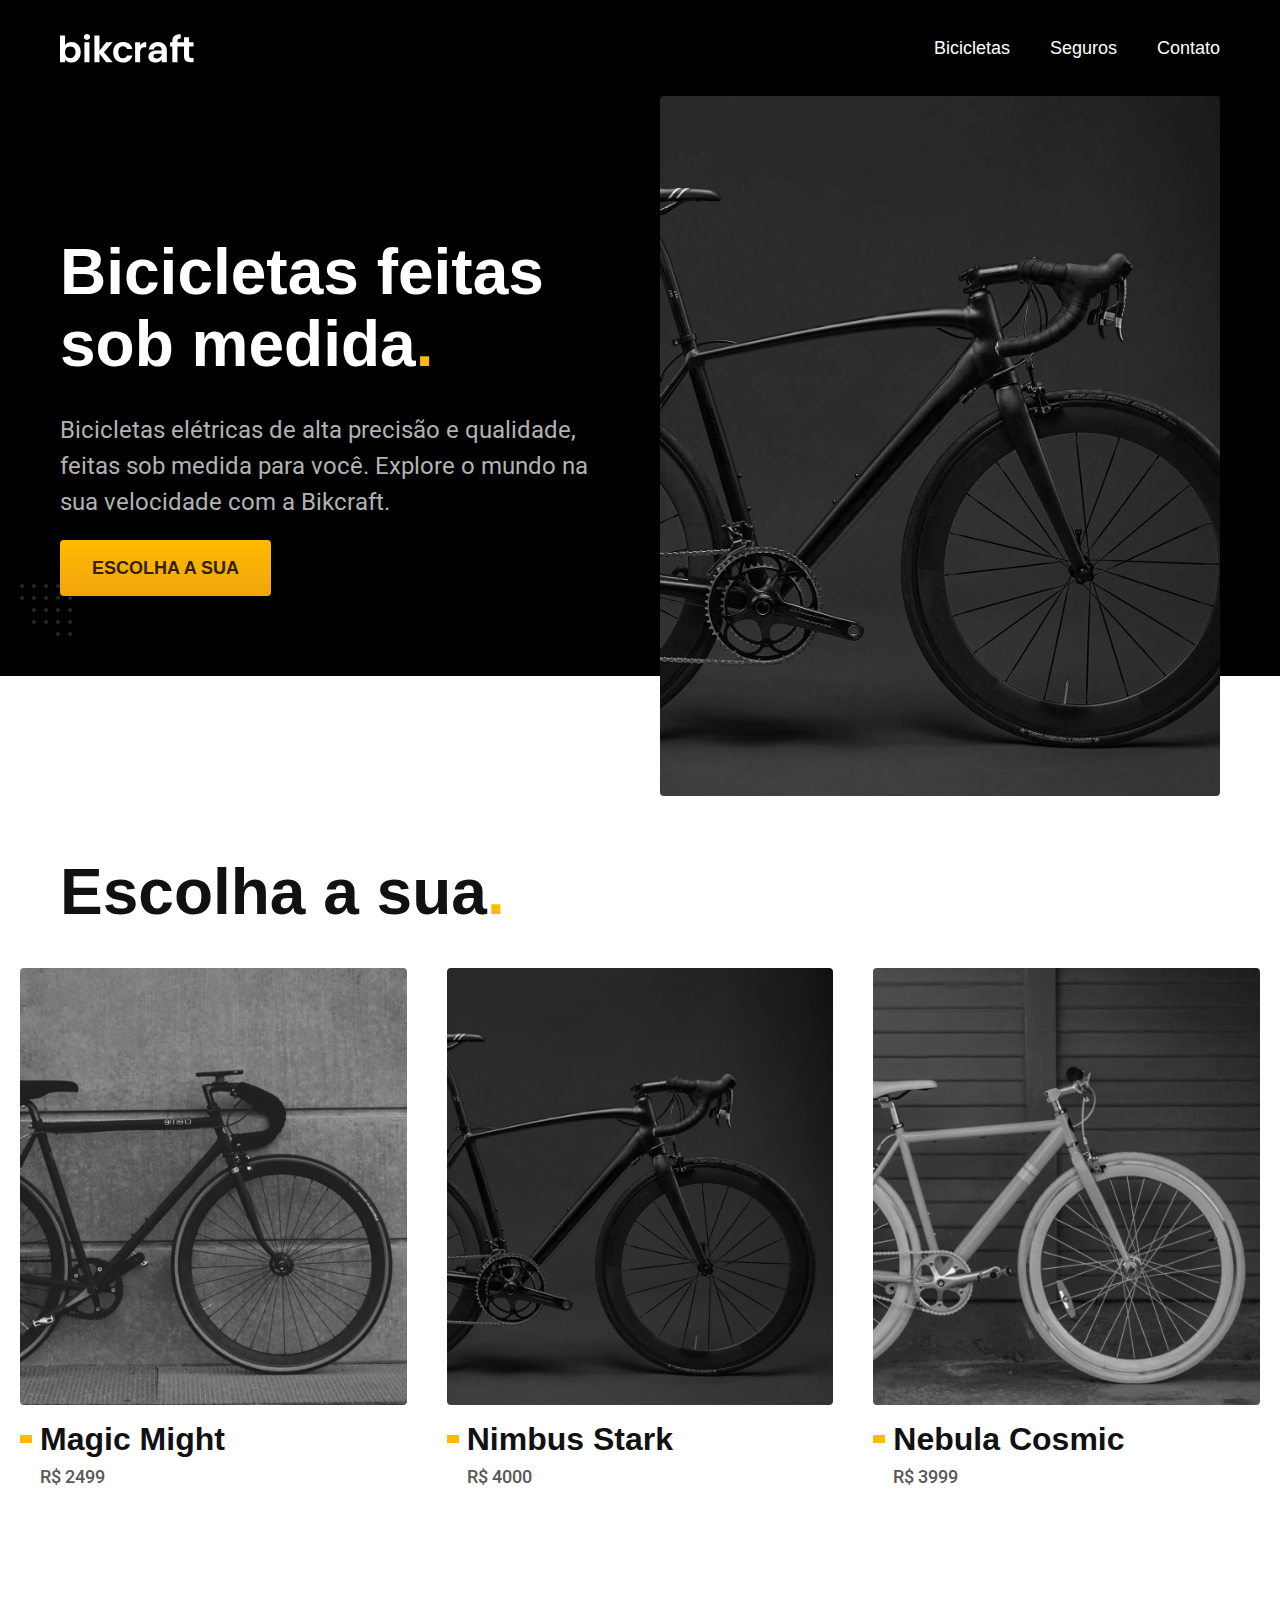
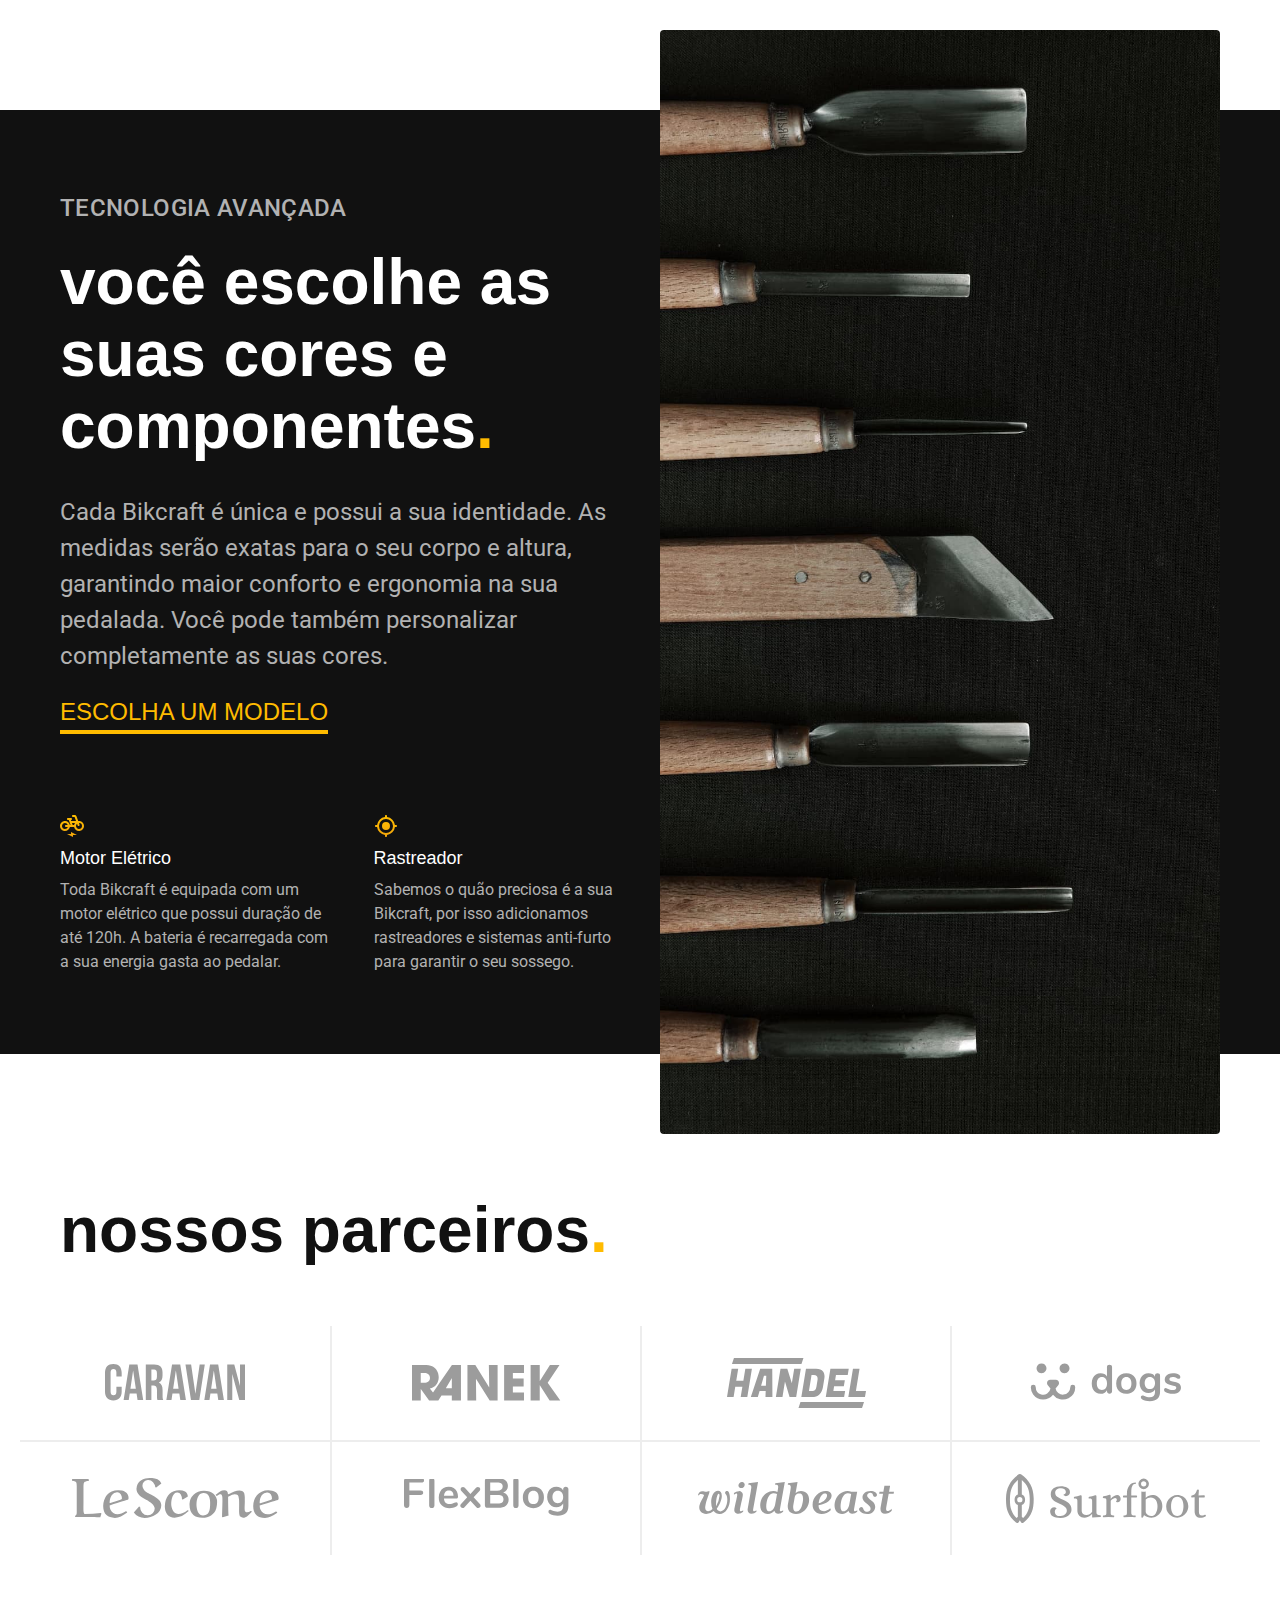
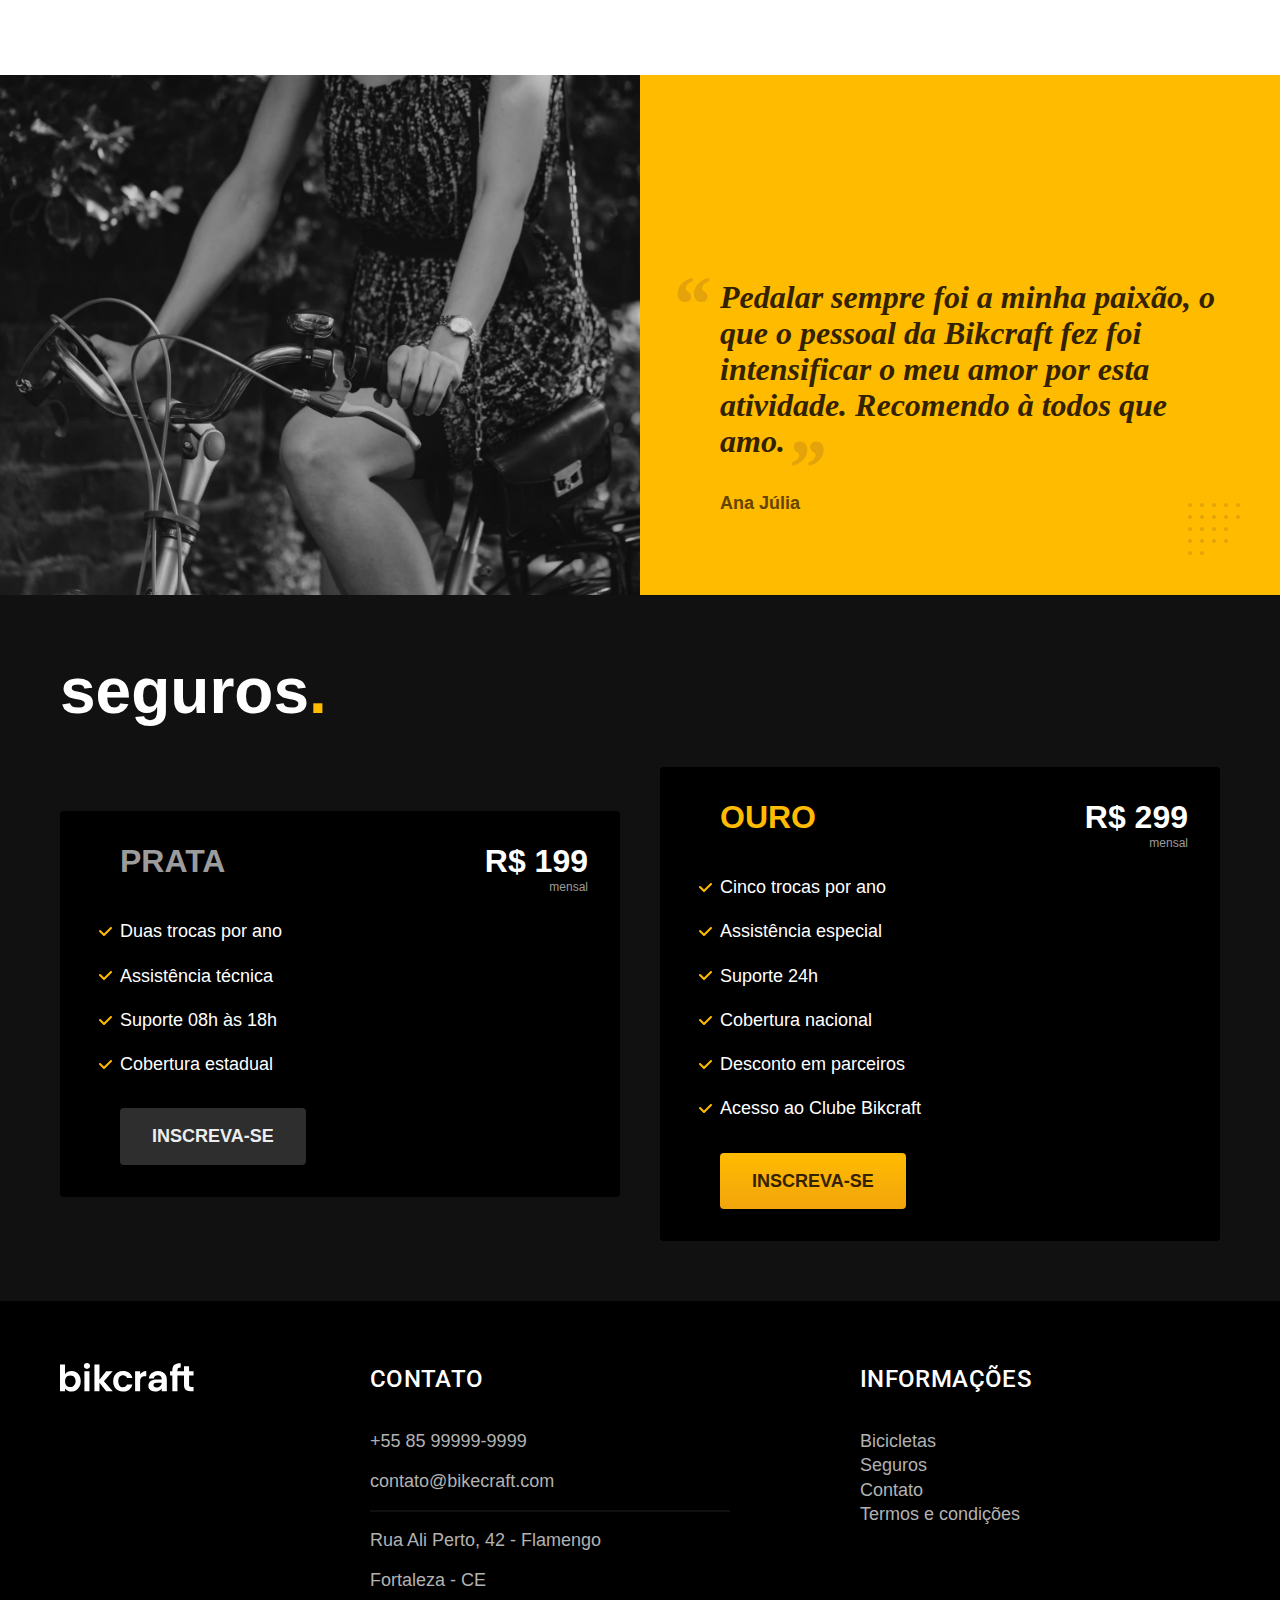
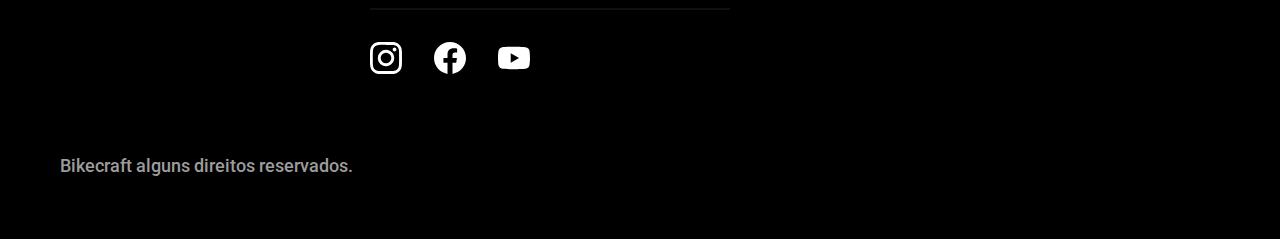
<file: index.html>
<!DOCTYPE html>
<html lang="pt-br">
<head>
    <meta charset="UTF-8">
    <meta http-equiv="X-UA-Compatible" content="IE=edge">
    <meta name="viewport" content="width=device-width, initial-scale=1.0">
    <title>Bikcraft - Bicicletas Elétricas</title>
    <meta name="description" content="Bicicletas elétricas de alta precisão e qualidade, feitas sob medida para você. Explore o mundo na sua velocidade com a Bikcraft.">
    
    <link rel="icon" href="./favicon.svg" type="image/svg+xml">
    <link rel="preload" href="./css/style.min.css" as="style">
    <link rel="stylesheet" href="./css/style.min.css">

    <link rel="preconnect" href="https://fonts.googleapis.com">
    <link rel="preconnect" href="https://fonts.gstatic.com" crossorigin>
    <link href="https://fonts.googleapis.com/css2? família=Poppins:wght@400;600&family=Roboto:wght@400;500&display=swap" rel="stylesheet">
    <link rel="preconnect" href="https://fonts.googleapis.com">
    <link rel="preconnect" href="https://fonts.gstatic.com" crossorigin>
    <link href="https://fonts.googleapis.com/css2? família=Poppins:wght@400;600&family=Roboto:wght@400;500&display=swap" rel="stylesheet">
</head>
<body>
    <header class="header-bg">
        <div class="container header">
            <a href="./index.html">
                <img src="./img/bikcraft.svg" width="136" height="32" alt="Logo Bikecraft">
            </a>
            <nav aria-label="primaria">
                <ul class="header-menu font-1-m cor-0">
                    <li><a href="./bicicletas.html">Bicicletas</a></li>
                    <li><a href="./seguros.html">Seguros</a></li>
                    <li><a href="./contato.html">Contato</a></li>
                </ul>
            </nav>
        </div>
    </header>

    <main class="introducao-bg">
        <div class="container introducao">
            <div class="introducao-conteudo">
                <h1 class="font-1-xxl cor-0">Bicicletas feitas sob medida<span class="cor-p1">.</span></h1>
                <p class="font-2-l cor-5">Bicicletas elétricas de alta precisão e qualidade, feitas sob medida para você. Explore o mundo na sua velocidade com a Bikcraft.</p>
                <a href="./bicicletas.html" class="btn">ESCOLHA A SUA</a>
            </div>
            <picture>
                <source media="(max-width: 800px)" srcset="./img/bicicletas/nimbus.jpg">
                <img src="./img/fotos/introducao.jpg" width="1280" height="1600" alt="Bicicleta elétrica preta">
            </picture>
        </div>
    </main>

    <article class="bicicletas-lista">
        <h2 class="container font-1-xxl">Escolha a sua<span class="cor-p1">.</span></h2>
        <ul>
            <li>
                <a href="./bicicletas/magic.html">
                    <img src="./img/bicicletas/magic-home.jpg" alt="Bicicleta preta">
                    <h3 class="font-1-xl">Magic Might</h3>
                    <span class="font-2-m cor-8">R$ 2499</span>
                </a>
            </li>
            <li>
                <a href="./bicicletas/nimbus.html">
                    <img src="./img/bicicletas/nimbus-home.jpg" alt="Bicicleta preta">
                    <h3 class="font-1-xl">Nimbus Stark</h3>
                    <span class="font-2-m cor-8">R$ 4000</span>
                </a>
            </li>
            <li>
                <a href="./bicicletas/nebula.html">
                    <img src="./img/bicicletas/nebula-home.jpg" alt="Bicicleta preta">
                    <h3 class="font-1-xl">Nebula Cosmic</h3>
                    <span class="font-2-m cor-8">R$ 3999</span>
                </a>
            </li>
        </ul>
    </article>

    <article class="tecnologia-bg">
        <div class="tecnologia container">
            <div class="tecnlogia-conteudo">
                <span class="font-2-l-b cor-5">Tecnologia Avançada</span>
                <h2 class="font-1-xxl cor-0">você escolhe as suas cores e componentes<span class="cor-p1">.</span></h2>
                <p class="font-2-l cor-5">Cada Bikcraft é única e possui a sua identidade. As medidas serão exatas para o seu corpo e altura, garantindo maior conforto e ergonomia na sua pedalada. Você pode também personalizar completamente as suas cores.</p>
                <a class="link" href="./bicicletas.html">ESCOLHA UM MODELO</a>
                <div class="tecnologia-vantagens">
                    <div>
                        <img src="./img/icones/eletrica.svg" alt="">
                        <h3 class="font-1-m cor-0">Motor Elétrico</h3>
                        <p class="font-2-s cor-5">Toda Bikcraft é equipada com um motor elétrico que possui duração de até 120h. A bateria é recarregada com a sua energia gasta ao pedalar.</p>
                    </div>
                    <div>
                        <img src="./img/icones/rastreador.svg" alt="">
                        <h3 class="font-1-m cor-0">Rastreador</h3>
                        <p class="font-2-s cor-5">Sabemos o quão preciosa é a sua Bikcraft, por isso adicionamos rastreadores e sistemas anti-furto para garantir o seu sossego.</p>
                    </div>
                </div>
            </div>
            <div class="tecnologia-imagem">
                <img src="./img/fotos/tecnologia.jpg" alt="">
            </div>
        </div>
    </article>

    <section class="parceiros" aria-label="Nossos Parceiros">
        <h2 class="container font-1-xxl">nossos parceiros<span class="cor-p1">.</span></h2>
        <ul>
            <li><img src="./img/parceiros/caravan.svg" alt="caravan"></li>
            <li><img src="./img/parceiros/ranek.svg" alt="ranek"></li>
            <li><img src="./img/parceiros/handel.svg" alt="handel"></li>
            <li><img src="./img/parceiros/dogs.svg" alt="dogs"></li>
            <li><img src="./img/parceiros/lescone.svg" alt="lescone"></li>
            <li><img src="./img/parceiros/flexblog.svg" alt="flexblog"></li>
            <li><img src="./img/parceiros/wildbeast.svg" alt="wildbeast"></li>
            <li><img src="./img/parceiros/surfbot.svg" alt="surfbot"></li>
        </ul>
    </section>

    <section class="depoimento" aria-label="Depoimento">
        <div>
            <img src="./img/fotos/depoimento.jpg" alt="Pessoa pedalando">
        </div>
        <div class="depoimento-conteudo">
            <blockquote class="font-1-xl cor-p5">
                <p>Pedalar sempre foi a minha paixão, o que o pessoal da Bikcraft fez foi intensificar o meu amor por esta atividade. Recomendo à todos que amo.</p>
            </blockquote>
            <span class="font-1-m-b cor-p4">Ana Júlia</span>
        </div>
    </section>

    <article class="seguros-bg">
        <div class="seguros container">
            <h2 class="font-1-xxl cor-0">seguros<span class="cor-p1">.</span></h2>
            <div class="seguros-item">
                <h3 class="font-1-xl cor-6">PRATA</h3>
                <span class="font-1-xl cor-0">R$ 199 <span class="font-1-xs cor-6">mensal</span></span>
                <ul class="font-2-m cor-0">
                    <li>Duas trocas por ano</li>
                    <li>Assistência técnica</li>
                    <li>Suporte 08h às 18h</li>
                    <li>Cobertura estadual</li>
                </ul>
                <a class="btn secundario" href="./orcamento.html">INSCREVA-SE</a>
            </div>

            <div class="seguros-item">
                <h3 class="font-1-xl cor-p1">OURO</h3>
                <span class="font-1-xl cor-0">R$ 299 <span class="font-1-xs cor-6">mensal</span></span>
                <ul class="font-2-m cor-0">
                    <li>Cinco trocas por ano</li>
                    <li>Assistência especial</li>
                    <li>Suporte 24h</li>
                    <li>Cobertura nacional</li>
                    <li>Desconto em parceiros</li>
                    <li>Acesso ao Clube Bikcraft</li>
                </ul>
                <a class="btn" href="./orcamento.html">INSCREVA-SE</a>
            </div>
        </div>
    </article>

    <footer class="footer-bg">
        <div class="footer container">
            <img src="./img/bikcraft.svg" alt="Bikecraft">

            <div class="footer-contato">
                <h3 class="font-2-l-b cor-0">Contato</h3>
                <ul class="font-2-m cor-5">
                    <li><a href="tell:+5585999999999">+55 85 99999-9999</a></li>
                    <li><a href="mailto:contato@bikecraft.com">contato@bikecraft.com</a></li>
                    <li>Rua Ali Perto, 42 - Flamengo</li>
                    <li>Fortaleza - CE</li>
                </ul>
                <div class="footer-redes">
                    <a href="./"><img src="./img/redes/instagram.svg" alt="Instagram"></a>
                    <a href="./"><img src="./img/redes/facebook.svg" alt="Facebook"></a>
                    <a href="./"><img src="./img/redes/youtube.svg" alt="Youtube"></a>
                </div>
            </div>

            <div class="footer-informacoes">
                <h3 class="font-2-l-b cor-0">Informações</h3>
                <nav>
                    <ul class="font-1-m cor-5">
                        <li><a href="./bicicletas.html">Bicicletas</a></li>
                        <li><a href="./seguros.html">Seguros</a></li>
                        <li><a href="./contato.html">Contato</a></li>
                        <li><a href="./termos.html">Termos e condições</a></li>
                    </ul>
                </nav>
            </div>

            <p class="footer-copy font-2-m cor-6">Bikecraft alguns direitos reservados.</p>
        </div>
    </footer>

    <script src="./js/script.js"></script>
</body>
</html>
</file>
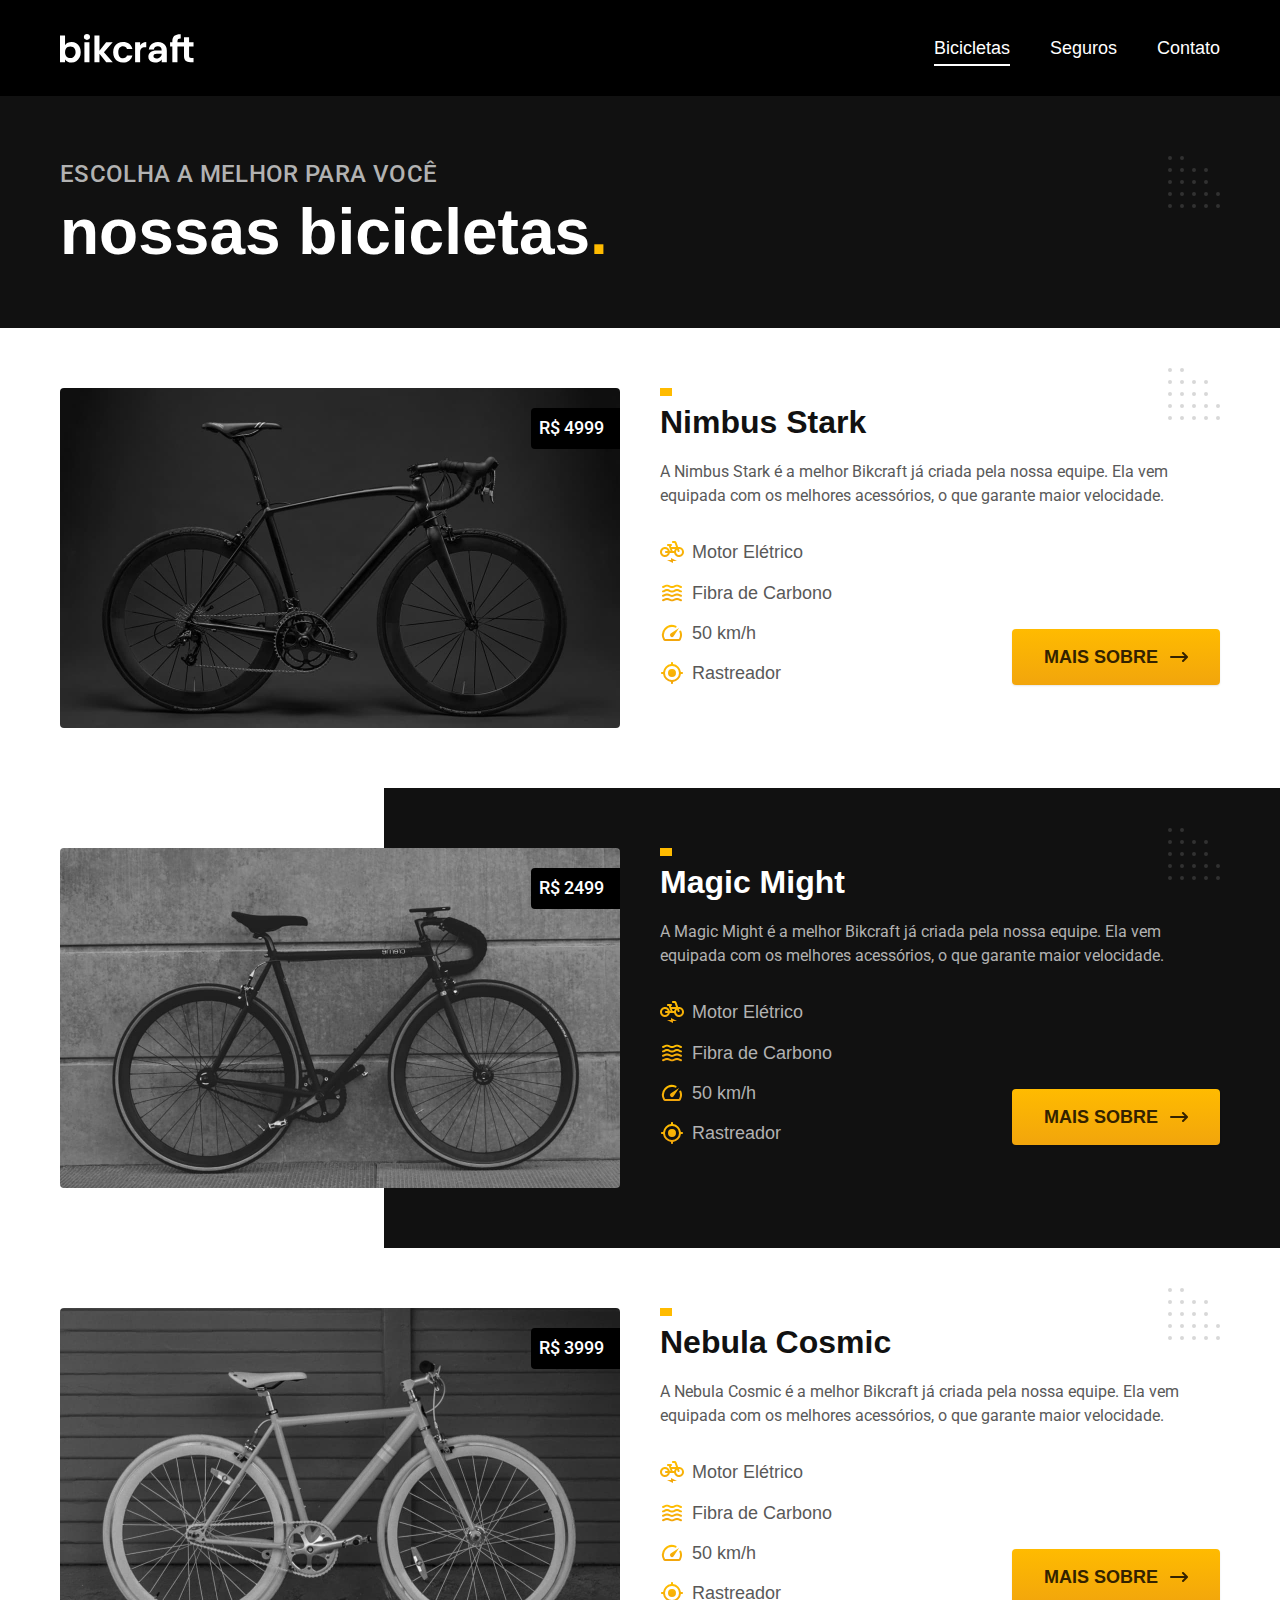
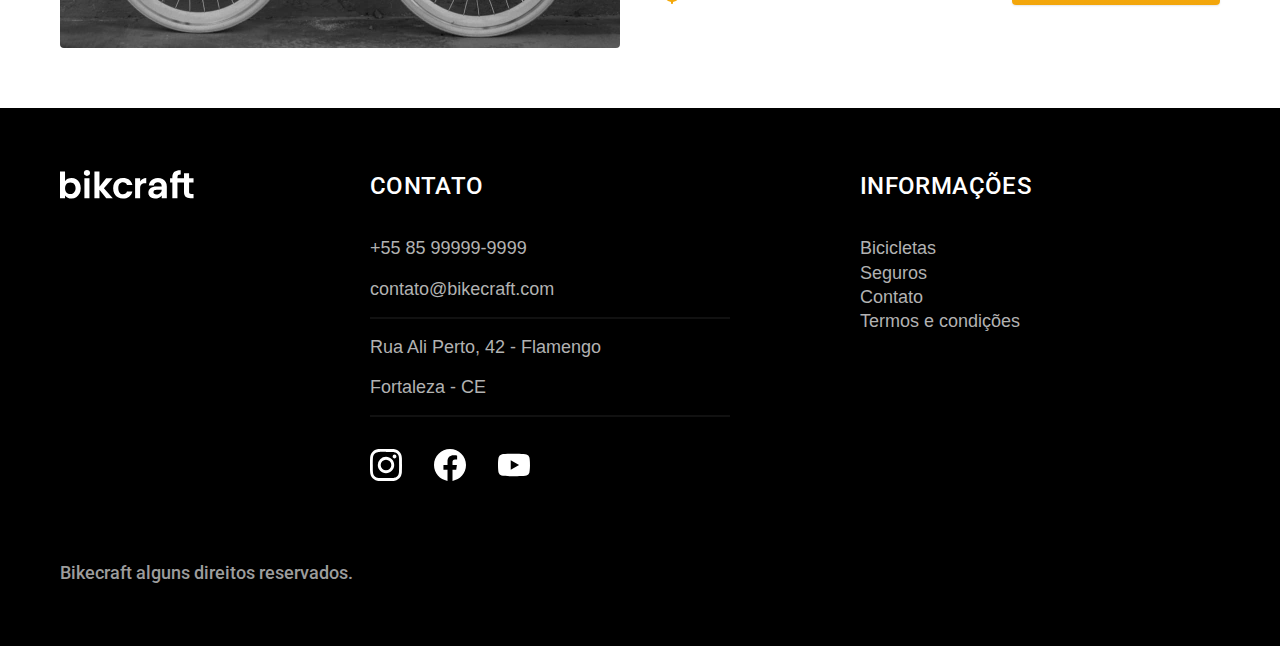
<file: bicicletas.html>
<!DOCTYPE html>
<html lang="pt-br">
<head>
    <meta charset="UTF-8">
    <meta http-equiv="X-UA-Compatible" content="IE=edge">
    <meta name="viewport" content="width=device-width, initial-scale=1.0">
    <title>Bicicletas | Bikcraft</title>
    <meta name="description" content="Todas as bicicletas">
    
    <link rel="icon" href="./favicon.svg" type="image/svg+xml">
    <link rel="preload" href="./css/style.min.css" as="style">
    <link rel="stylesheet" href="./css/style.min.css">

    <link rel="preconnect" href="https://fonts.googleapis.com">
    <link rel="preconnect" href="https://fonts.gstatic.com" crossorigin>
    <link href="https://fonts.googleapis.com/css2? família=Poppins:wght@400;600&family=Roboto:wght@400;500&display=swap" rel="stylesheet">
    <link rel="preconnect" href="https://fonts.googleapis.com">
    <link rel="preconnect" href="https://fonts.gstatic.com" crossorigin>
    <link href="https://fonts.googleapis.com/css2? família=Poppins:wght@400;600&family=Roboto:wght@400;500&display=swap" rel="stylesheet">
</head>
<body id="bicicletas">
    <header class="header-bg">
        <div class="container header">
            <a href="./index.html">
                <img src="./img/bikcraft.svg" alt="Logo Bikecraft">
            </a>
            <nav aria-label="primaria">
                <ul class="header-menu font-1-m cor-0">
                    <li><a href="./bicicletas.html">Bicicletas</a></li>
                    <li><a href="./seguros.html">Seguros</a></li>
                    <li><a href="./contato.html">Contato</a></li>
                </ul>
            </nav>
        </div>
    </header>

    <main>
        <div class="titulo-bg">
            <div class="titulo container">
                <p class="font-2-l-b cor-5">ESCOLHA A MELHOR PARA VOCÊ</p>
                <h1 class="font-1-xxl cor-0">nossas bicicletas<span class="cor-p1">.</span></h1>
            </div>

        </div>
        
        <div class="bicicletas-bg">
            <div class="bicicletas container">
                <div class="bicicletas-imagem">
                    <img src="./img/bicicletas/nimbus.jpg" alt="Bicicleta preta">
                    <span class="font-2-m cor-0"> R$ 4999</span>
                </div>
                <div class="bicicletas-conteudo">
                    <h2 class="font-1-xl">Nimbus Stark</h2>
                    <p class="font-2-s cor-8">A Nimbus Stark é a melhor Bikcraft já criada pela nossa equipe. Ela vem equipada com os melhores acessórios, o que garante maior velocidade.</p>
                    <ul class="font-1-m cor-8">
                        <li><img src="./img/icones/eletrica.svg" alt="">Motor Elétrico</li>
                        <li><img src="./img/icones/carbono.svg" alt="">Fibra de Carbono</li>
                        <li><img src="./img/icones/velocidade.svg" alt="">50 km/h</li>
                        <li><img src="./img/icones/rastreador.svg" alt="">Rastreador</li>
                    </ul>
                    <a class="btn seta" href="./bicicletas/nimbus.html">Mais Sobre</a>
                </div>
            </div>
        </div>

        <div class="bicicletas-bg">
            <div class="bicicletas container">
                <div class="bicicletas-imagem">
                    <img src="./img/bicicletas/magic.jpg" alt="Bicicleta preta">
                    <span class="font-2-m cor-0"> R$ 2499</span>
                </div>
                <div class="bicicletas-conteudo">
                    <h2 class="font-1-xl cor-0">Magic Might</h2>
                    <p class="font-2-s cor-5">A Magic Might é a melhor Bikcraft já criada pela nossa equipe. Ela vem equipada com os melhores acessórios, o que garante maior velocidade.</p>
                    <ul class="font-1-m cor-5">
                        <li><img src="./img/icones/eletrica.svg" alt="">Motor Elétrico</li>
                        <li><img src="./img/icones/carbono.svg" alt="">Fibra de Carbono</li>
                        <li><img src="./img/icones/velocidade.svg" alt="">50 km/h</li>
                        <li><img src="./img/icones/rastreador.svg" alt="">Rastreador</li>
                    </ul>
                    <a class="btn seta" href="./bicicletas/magic.html">Mais Sobre</a>
                </div>
            </div>
        </div>

        <div class="bicicletas-bg">
            <div class="bicicletas container">
                <div class="bicicletas-imagem">
                    <img src="./img/bicicletas/nebula.jpg" alt="Bicicleta preta">
                    <span class="font-2-m cor-0"> R$ 3999</span>
                </div>
                <div class="bicicletas-conteudo">
                    <h2 class="font-1-xl">Nebula Cosmic</h2>
                    <p class="font-2-s cor-8">A Nebula Cosmic é a melhor Bikcraft já criada pela nossa equipe. Ela vem equipada com os melhores acessórios, o que garante maior velocidade.</p>
                    <ul class="font-1-m cor-8">
                        <li><img src="./img/icones/eletrica.svg" alt="">Motor Elétrico</li>
                        <li><img src="./img/icones/carbono.svg" alt="">Fibra de Carbono</li>
                        <li><img src="./img/icones/velocidade.svg" alt="">50 km/h</li>
                        <li><img src="./img/icones/rastreador.svg" alt="">Rastreador</li>
                    </ul>
                    <a class="btn seta" href="./bicicletas/nebula.html">Mais Sobre</a>
                </div>
            </div>
        </div>
    </main>

    <footer class="footer-bg">
        <div class="footer container">
            <img src="./img/bikcraft.svg" alt="Bikecraft">

            <div class="footer-contato">
                <h3 class="font-2-l-b cor-0">Contato</h3>
                <ul class="font-2-m cor-5">
                    <li><a href="tell:+5585999999999">+55 85 99999-9999</a></li>
                    <li><a href="mailto:contato@bikecraft.com">contato@bikecraft.com</a></li>
                    <li>Rua Ali Perto, 42 - Flamengo</li>
                    <li>Fortaleza - CE</li>
                </ul>
                <div class="footer-redes">
                    <a href="./"><img src="./img/redes/instagram.svg" alt="Instagram"></a>
                    <a href="./"><img src="./img/redes/facebook.svg" alt="Facebook"></a>
                    <a href="./"><img src="./img/redes/youtube.svg" alt="Youtube"></a>
                </div>
            </div>

            <div class="footer-informacoes">
                <h3 class="font-2-l-b cor-0">Informações</h3>
                <nav>
                    <ul class="font-1-m cor-5">
                        <li><a href="./bicicletas.html">Bicicletas</a></li>
                        <li><a href="./seguros.html">Seguros</a></li>
                        <li><a href="./contato.html">Contato</a></li>
                        <li><a href="./termos.html">Termos e condições</a></li>
                    </ul>
                </nav>
            </div>

            <p class="footer-copy font-2-m cor-6">Bikecraft alguns direitos reservados.</p>
        </div>
    </footer>
<script src="./js/script.js"></script>
</body>
</html>
</file>
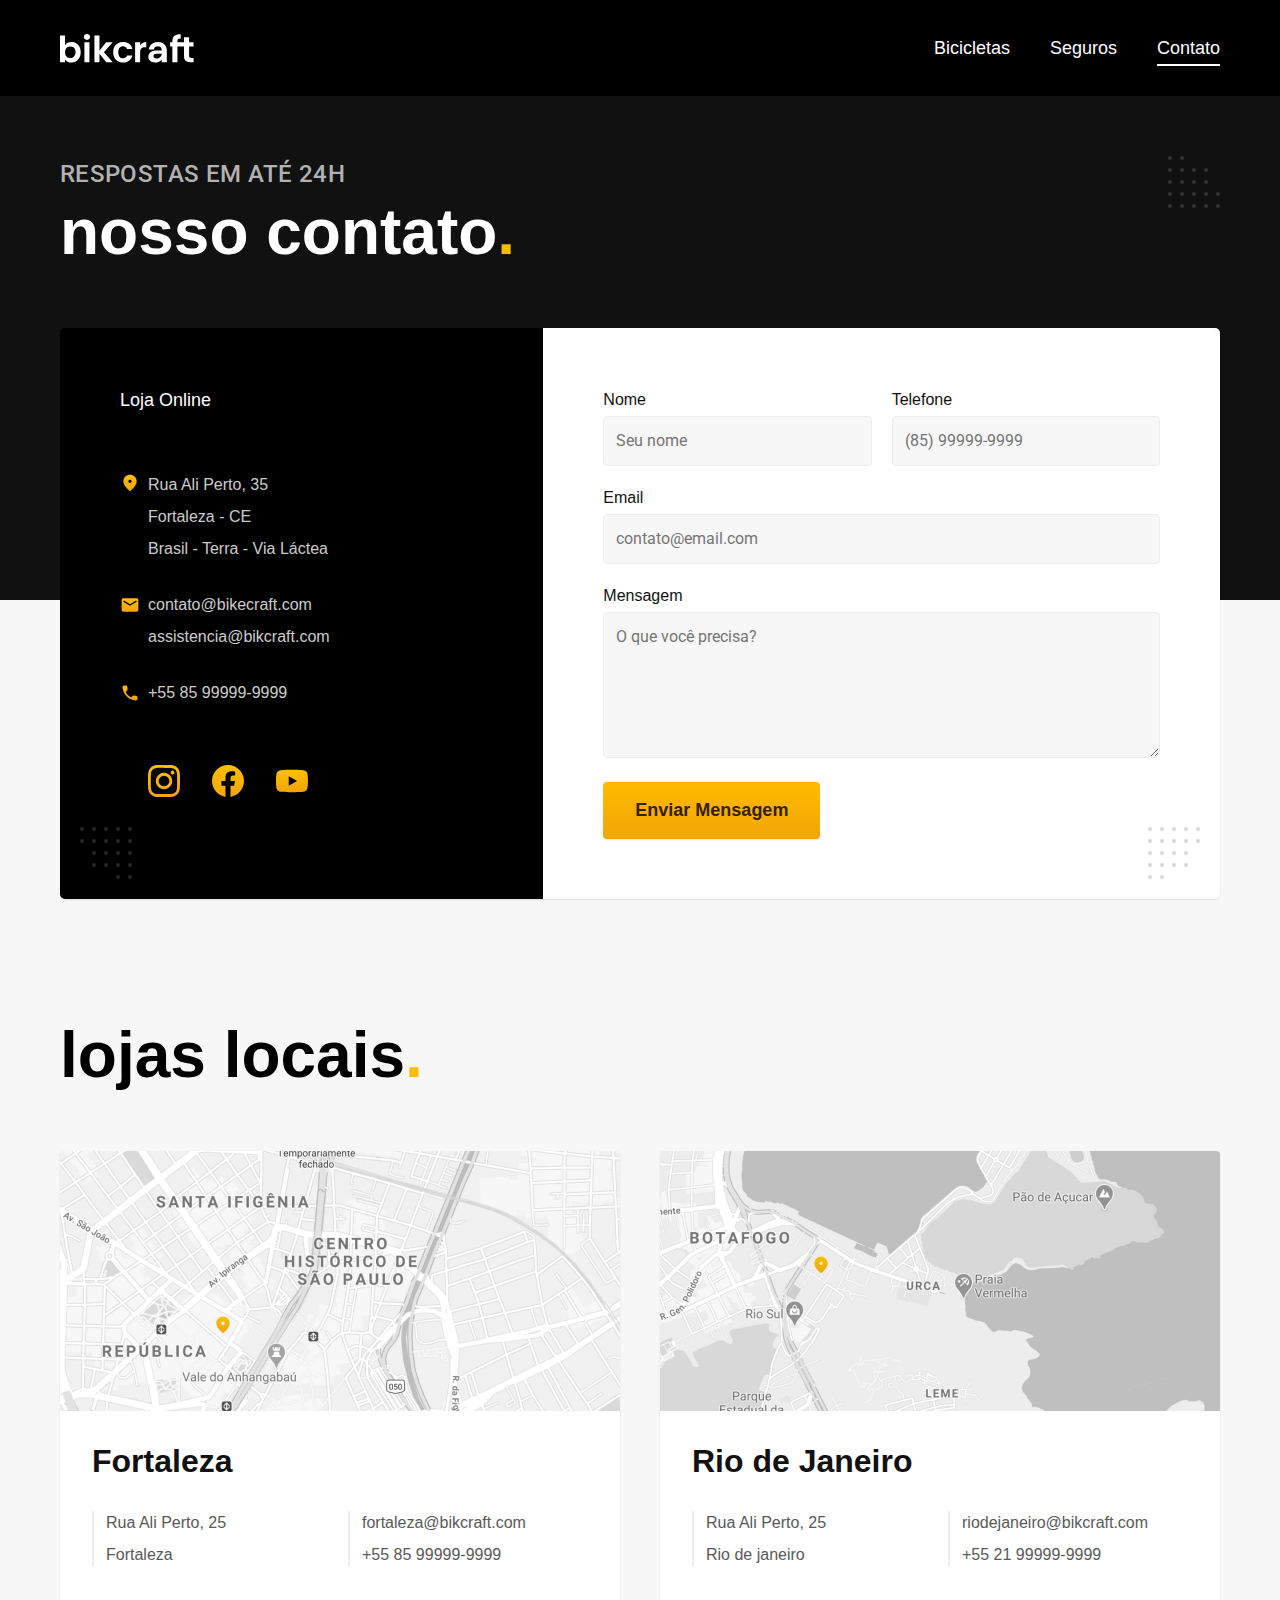
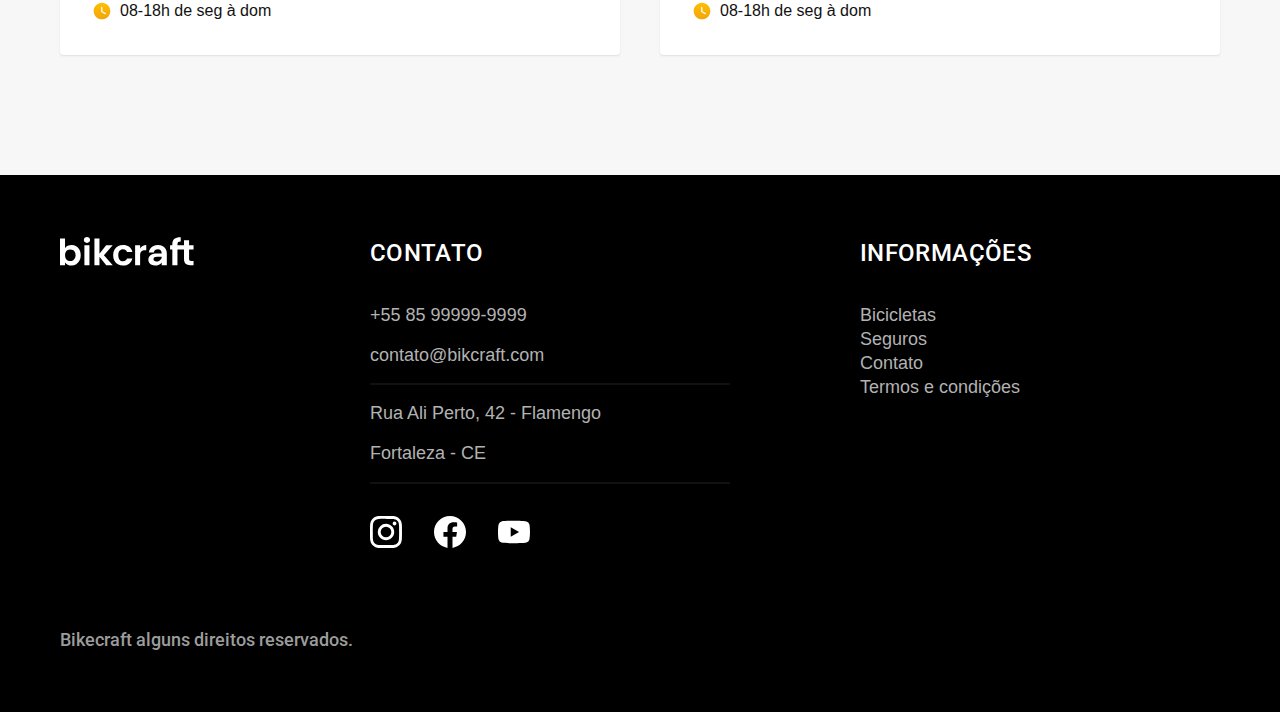
<file: contato.html>
<!DOCTYPE html>
<html lang="pt-br">
<head>
    <meta charset="UTF-8">
    <meta http-equiv="X-UA-Compatible" content="IE=edge">
    <meta name="viewport" content="width=device-width, initial-scale=1.0">
    <title>Contato | Bikcraft</title>
    <meta name="description" content="Contato">
    
    <link rel="icon" href="./favicon.svg" type="image/svg+xml">
    <link rel="preload" href="./css/style.min.css" as="style">
    <link rel="stylesheet" href="./css/style.min.css">

    <link rel="preconnect" href="https://fonts.googleapis.com">
    <link rel="preconnect" href="https://fonts.gstatic.com" crossorigin>
    <link href="https://fonts.googleapis.com/css2? família=Poppins:wght@400;600&family=Roboto:wght@400;500&display=swap" rel="stylesheet">
    <link rel="preconnect" href="https://fonts.googleapis.com">
    <link rel="preconnect" href="https://fonts.gstatic.com" crossorigin>
    <link href="https://fonts.googleapis.com/css2? família=Poppins:wght@400;600&family=Roboto:wght@400;500&display=swap" rel="stylesheet">
</head>
<body id="contato">
    <header class="header-bg">
        <div class="container header">
            <a href="./index.html">
                <img src="./img/bikcraft.svg" alt="Logo Bikecraft">
            </a>
            <nav aria-label="primaria">
                <ul class="header-menu font-1-m cor-0">
                    <li><a href="./bicicletas.html">Bicicletas</a></li>
                    <li><a href="./seguros.html">Seguros</a></li>
                    <li><a href="./contato.html">Contato</a></li>
                </ul>
            </nav>
        </div>
    </header>

    <main>
        <div class="titulo-bg">
            <div class="titulo container">
                <p class="font-2-l-b cor-5">RESPOSTAS EM ATÉ 24H</p>
                <h1 class="font-1-xxl cor-0">nosso contato<span class="cor-p1">.</span></h1>
            </div>
        </div>

        <div class="contato container">
            <section class="contato-dados" aria-label="Endereço">
                <h2 class="font-1-m cor-0">Loja Online</h2>
                <div class="contato-endereco font-2-s cor-4">
                    <p>Rua Ali Perto, 35</p>
                    <p>Fortaleza - CE</p>
                    <p>Brasil - Terra - Via Láctea</p>
                </div>

                <address class="contato-meios font-2-s cor-4">
                    <a href="mailto:contato@bikecraft.com">contato@bikecraft.com</a>
                    <a href="mailto:assistencia@bikcraft.com">assistencia@bikcraft.com</a>
                    <a href="tell:+5585999999999">+55 85 99999-9999</a>
                </address>

                <div class="contato-redes">
                    <a href="./"><img src="./img/redes/instagram-p.svg" alt="Instagram"></a>
                    <a href="./"><img src="./img/redes/facebook-p.svg" alt="Facebook"></a>
                    <a href="./"><img src="./img/redes/youtube-p.svg" alt="Youtube"></a>
                </div>
            </section>

            <section class="contato-formulario" aria-label="Formulário">
                <form class="form" action="./contato.html">
                    <div>
                        <label for="nome">Nome</label>
                        <input type="text" name="nome" id="nome" placeholder="Seu nome">
                    </div>
                    <div>
                        <label for="telefone">Telefone</label>
                        <input type="text" name="telefone" id="telefone" placeholder="(85) 99999-9999">
                    </div>
                    <div class="col-2">
                        <label for="email">Email</label>
                        <input type="email" name="email" id="email" placeholder="contato@email.com">
                    </div>
                    <div class="col-2">
                        <label for="mensagem">Mensagem</label>
                        <textarea rows="5" name="mensagem" id="mensagem" placeholder="O que você precisa?"></textarea>
                    </div>
                    <button class="btn">Enviar Mensagem</button>
                </form>
            </section>
        </div>
    </main>

    <article class="lojas container">
        <h2 class="font-1-xxl cor-12">lojas locais<span class="cor-p1">.</span></h2>

        <div class="lojas-item">
            <img src="./img/lojas/sp.jpg" alt="mapa marcando o endereço em Rua Ali Perto, 25 - Fortaleza">
            <div class="lojas-conteudo">
                <h3 class="font-1-xl">Fortaleza</h3>
                <div class="lojas-dados font-2-s cor-8">
                    <p>Rua Ali Perto, 25</p>
                    <p>Fortaleza</p>
                </div>
                <div class="lojas-dados font-2-s cor-8">
                    <a href="mailto:fortaleza@bikcraft.com">fortaleza@bikcraft.com</a>
                    <a href="tell:+5585999999999">+55 85 99999-9999</a>
                </div>
                <p class="font-1-s"><img src="./img/icones/horario.svg"> 08-18h de seg à dom</p>
            </div>
        </div>

        <div class="lojas-item">
            <img src="./img/lojas/rj.jpg" alt="mapa marcando o endereço em Rua Ali Perto, 25 - Rio de janeiro">
            <div class="lojas-conteudo">
                <h3 class="font-1-xl">Rio de Janeiro</h3>
                <div class="lojas-dados font-2-s cor-8">
                    <p>Rua Ali Perto, 25</p>
                    <p>Rio de janeiro</p>
                </div>
                <div class="lojas-dados font-2-s cor-8">
                    <a href="mailto:riodejaneiro@bikcraft.com">riodejaneiro@bikcraft.com</a>
                    <a href="tell:+5521999999999">+55 21 99999-9999</a>
                </div>
                <p class="font-1-s"><img src="./img/icones/horario.svg"> 08-18h de seg à dom</p>
            </div>
        </div>
    </article>

    <footer class="footer-bg">
        <div class="footer container">
            <img src="./img/bikcraft.svg" alt="Bikecraft">

            <div class="footer-contato">
                <h3 class="font-2-l-b cor-0">Contato</h3>
                <ul class="font-2-m cor-5">
                    <li><a href="tell:+5585999999999">+55 85 99999-9999</a></li>
                    <li><a href="mailto:contato@bikecraft.com">contato@bikcraft.com</a></li>
                    <li>Rua Ali Perto, 42 - Flamengo</li>
                    <li>Fortaleza - CE</li>
                </ul>
                <div class="footer-redes">
                    <a href="./"><img src="./img/redes/instagram.svg" alt="Instagram"></a>
                    <a href="./"><img src="./img/redes/facebook.svg" alt="Facebook"></a>
                    <a href="./"><img src="./img/redes/youtube.svg" alt="Youtube"></a>
                </div>
            </div>

            <div class="footer-informacoes">
                <h3 class="font-2-l-b cor-0">Informações</h3>
                <nav>
                    <ul class="font-1-m cor-5">
                        <li><a href="./bicicletas.html">Bicicletas</a></li>
                        <li><a href="./seguros.html">Seguros</a></li>
                        <li><a href="./contato.html">Contato</a></li>
                        <li><a href="./termos.html">Termos e condições</a></li>
                    </ul>
                </nav>
            </div>

            <p class="footer-copy font-2-m cor-6">Bikecraft alguns direitos reservados.</p>
        </div>
    </footer>
<script src="./js/script.js"></script>
</body>
</html>
</file>
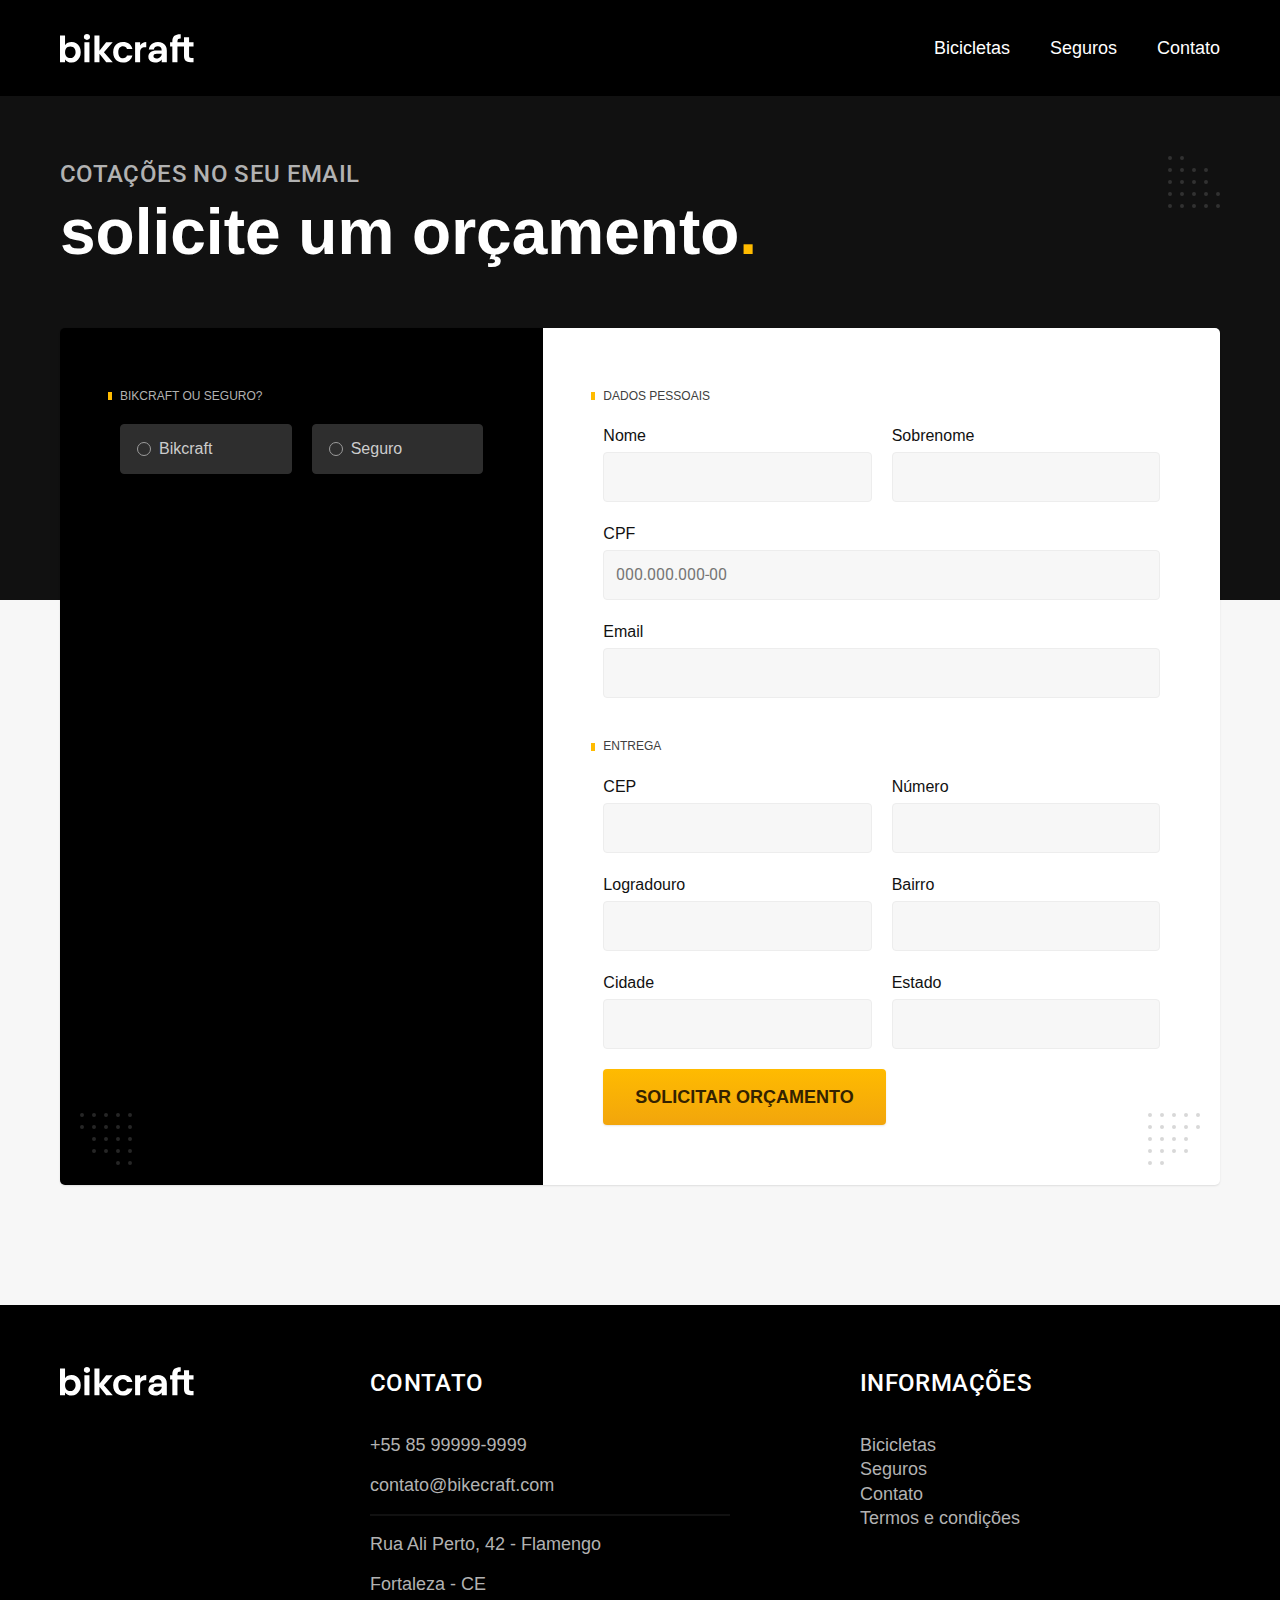
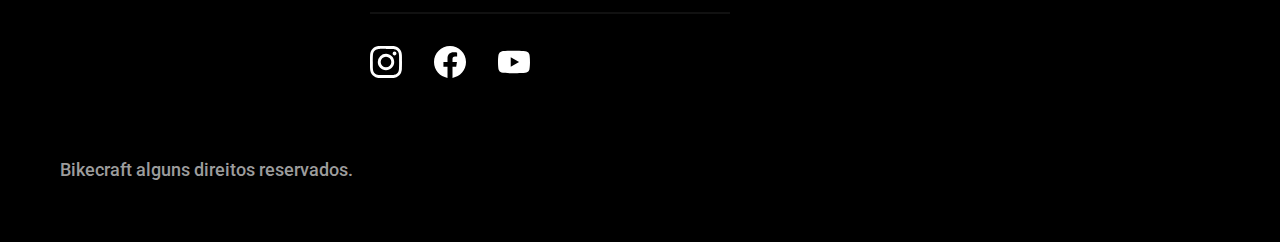
<file: orcamento.html>
<!DOCTYPE html>
<html lang="pt-br">
<head>
    <meta charset="UTF-8">
    <meta http-equiv="X-UA-Compatible" content="IE=edge">
    <meta name="viewport" content="width=device-width, initial-scale=1.0">
    <title>Orçamento | Bikcraft</title>
    <meta name="description" content="Orçamento">
    
    <link rel="icon" href="./favicon.svg" type="image/svg+xml">
    <link rel="preload" href="./css/style.min.css" as="style">
    <link rel="stylesheet" href="./css/style.min.css">

    <link rel="preconnect" href="https://fonts.googleapis.com">
    <link rel="preconnect" href="https://fonts.gstatic.com" crossorigin>
    <link href="https://fonts.googleapis.com/css2? família=Poppins:wght@400;600&family=Roboto:wght@400;500&display=swap" rel="stylesheet">
    <link rel="preconnect" href="https://fonts.googleapis.com">
    <link rel="preconnect" href="https://fonts.gstatic.com" crossorigin>
    <link href="https://fonts.googleapis.com/css2? família=Poppins:wght@400;600&family=Roboto:wght@400;500&display=swap" rel="stylesheet">
</head>
<body id="orcamento">
    <header class="header-bg">
        <div class="container header">
            <a href="./index.html">
                <img src="./img/bikcraft.svg" alt="Logo Bikecraft">
            </a>
            <nav aria-label="primaria">
                <ul class="header-menu font-1-m cor-0">
                    <li><a href="./bicicletas.html">Bicicletas</a></li>
                    <li><a href="./seguros.html">Seguros</a></li>
                    <li><a href="./contato.html">Contato</a></li>
                </ul>
            </nav>
        </div>
    </header>

    <main>
        <div class="titulo-bg">
            <div class="titulo container">
                <p class="font-2-l-b cor-5">Cotações no seu email</p>
                <h1 class="font-1-xxl cor-0">solicite um orçamento<span class="cor-p1">.</span></h1>
            </div>
        </div>

        <form class="orcamento container" action="./">
            <div class="orcamento-produto">
                <h2 class="font-1-xs cor-5">Bikcraft ou Seguro?</h2>

                <input type="radio" name="tipo" value="bikcraft" id="bikcraft">
                <label for="bikcraft">Bikcraft</label>

                <input type="radio" name="tipo" value="seguro" id="seguro">
                <label for="seguro">Seguro</label>

                <div class="orcamento-conteudo" id="orcamento-bikcraft">
                    <h2 class="font-1-xs cor-5">Escolha a sua</h2>

                    <input type="radio" name="produto" value="nimbus" id="nimbus">
                    <label for="nimbus">Nimbus Stark <span>R$ 4999</span></label>
                    <div class="orcamento-detalhes" id="orcamento-nimbus">
                        <ul class="font-1-xs cor-8">
                            <li><img src="./img/icones/eletrica.svg" alt="">Motor Elétrico</li>
                            <li><img src="./img/icones/carbono.svg" alt="">Fibra de Carbono</li>
                            <li><img src="./img/icones/velocidade.svg" alt="">50 km/h</li>
                            <li><img src="./img/icones/rastreador.svg" alt="">Rastreador</li>
                        </ul>
                        <img src="./img/bicicletas/nimbus.jpg" alt="">
                    </div>

                    <input type="radio" name="produto" value="magic" id="magic">
                    <label for="magic">Magic Might <span>R$ 2499</span></label>
                    <div class="orcamento-detalhes" id="orcamento-magic">
                        <ul class="font-1-xs cor-8">
                            <li><img src="./img/icones/eletrica.svg" alt="">Motor Elétrico</li>
                            <li><img src="./img/icones/carbono.svg" alt="">Fibra de Carbono</li>
                            <li><img src="./img/icones/velocidade.svg" alt="">45 km/h</li>
                            <li><img src="./img/icones/rastreador.svg" alt="">Rastreador</li>
                        </ul>
                        <img src="./img/bicicletas/magic.jpg" alt="">
                    </div>

                    <input type="radio" name="produto" value="nebula" id="nebula">
                    <label for="nebula">Nebula Cosmic <span>R$ 3999</span></label>
                    <div class="orcamento-detalhes" id="orcamento-nebula">
                        <ul class="font-1-xs cor-8">
                            <li><img src="./img/icones/eletrica.svg" alt="">Motor Elétrico</li>
                            <li><img src="./img/icones/carbono.svg" alt="">Fibra de Carbono</li>
                            <li><img src="./img/icones/velocidade.svg" alt="">40 km/h</li>
                            <li><img src="./img/icones/rastreador.svg" alt="">Rastreador</li>
                        </ul>
                        <img src="./img/bicicletas/nebula.jpg" alt="">
                    </div>
                </div>
                
                <div class="orcamento-conteudo" id="orcamento-seguro">
                    <h2 class="font-1-xs cor-5">Escolha o plano</h2>

                    <input type="radio" name="produto" value="prata" id="prata">
                    <label for="prata">Prata <span>R$ 199</span></label>

                    <input type="radio" name="produto" value="ouro" id="ouro">
                    <label for="ouro">Ouro <span>R$ 299</span></label>
                </div>

            </div>

            <div class="orcamento-dados form">
                <h2 class="font-1-xs cor-9 col-2">dados pessoais</h2>
                <div>
                    <label for="nome">Nome</label>
                    <input type="text" name="Nome" id="nome">
                </div>
                <div>
                    <label for="sobrenome">Sobrenome</label>
                    <input type="text" name="sobrenome" id="sobrenome">
                </div>
                <div class="col-2">
                    <label for="cpf">CPF</label>
                    <input type="text" name="cpf" id="cpf" placeholder="000.000.000-00">
                </div>
                <div class="col-2">
                    <label for="email">Email</label>
                    <input type="email" name="email" id="email">
                </div>

                <h2 class="font-1-xs cor-9 col-2">entrega</h2>
                <div>
                    <label for="cep">CEP</label>
                    <input type="text" name="cep" id="cep">
                </div>

                <div>
                    <label for="numero">Número</label>
                    <input type="text" name="numero" id="numero">
                </div>

                <div>
                    <label for="logradouro">Logradouro</label>
                    <input type="text" name="logradouro" id="logradouro">
                </div>

                <div>
                    <label for="bairro">Bairro</label>
                    <input type="text" name="bairro" id="bairro">
                </div>

                <div>
                    <label for="cidade">Cidade</label>
                    <input type="text" name="cidade" id="cidade">
                </div>

                <div>
                    <label for="estado">Estado</label>
                    <input type="text" name="estado" id="estado">
                </div>
                <button class="btn col-2">SOLICITAR ORÇAMENTO</button>
            </div>
        </form>
    </main>

    <footer class="footer-bg">
        <div class="footer container">
            <img src="./img/bikcraft.svg" alt="Bikecraft">

            <div class="footer-contato">
                <h3 class="font-2-l-b cor-0">Contato</h3>
                <ul class="font-2-m cor-5">
                    <li><a href="tell:+5585999999999">+55 85 99999-9999</a></li>
                    <li><a href="mailto:contato@bikecraft.com">contato@bikecraft.com</a></li>
                    <li>Rua Ali Perto, 42 - Flamengo</li>
                    <li>Fortaleza - CE</li>
                </ul>
                <div class="footer-redes">
                    <a href="./"><img src="./img/redes/instagram.svg" alt="Instagram"></a>
                    <a href="./"><img src="./img/redes/facebook.svg" alt="Facebook"></a>
                    <a href="./"><img src="./img/redes/youtube.svg" alt="Youtube"></a>
                </div>
            </div>

            <div class="footer-informacoes">
                <h3 class="font-2-l-b cor-0">Informações</h3>
                <nav>
                    <ul class="font-1-m cor-5">
                        <li><a href="./bicicletas.html">Bicicletas</a></li>
                        <li><a href="./seguros.html">Seguros</a></li>
                        <li><a href="./contato.html">Contato</a></li>
                        <li><a href="./termos.html">Termos e condições</a></li>
                    </ul>
                </nav>
            </div>

            <p class="footer-copy font-2-m cor-6">Bikecraft alguns direitos reservados.</p>
        </div>
    </footer>
<script src="./js/script.js"></script>
</body>
</html>
</file>
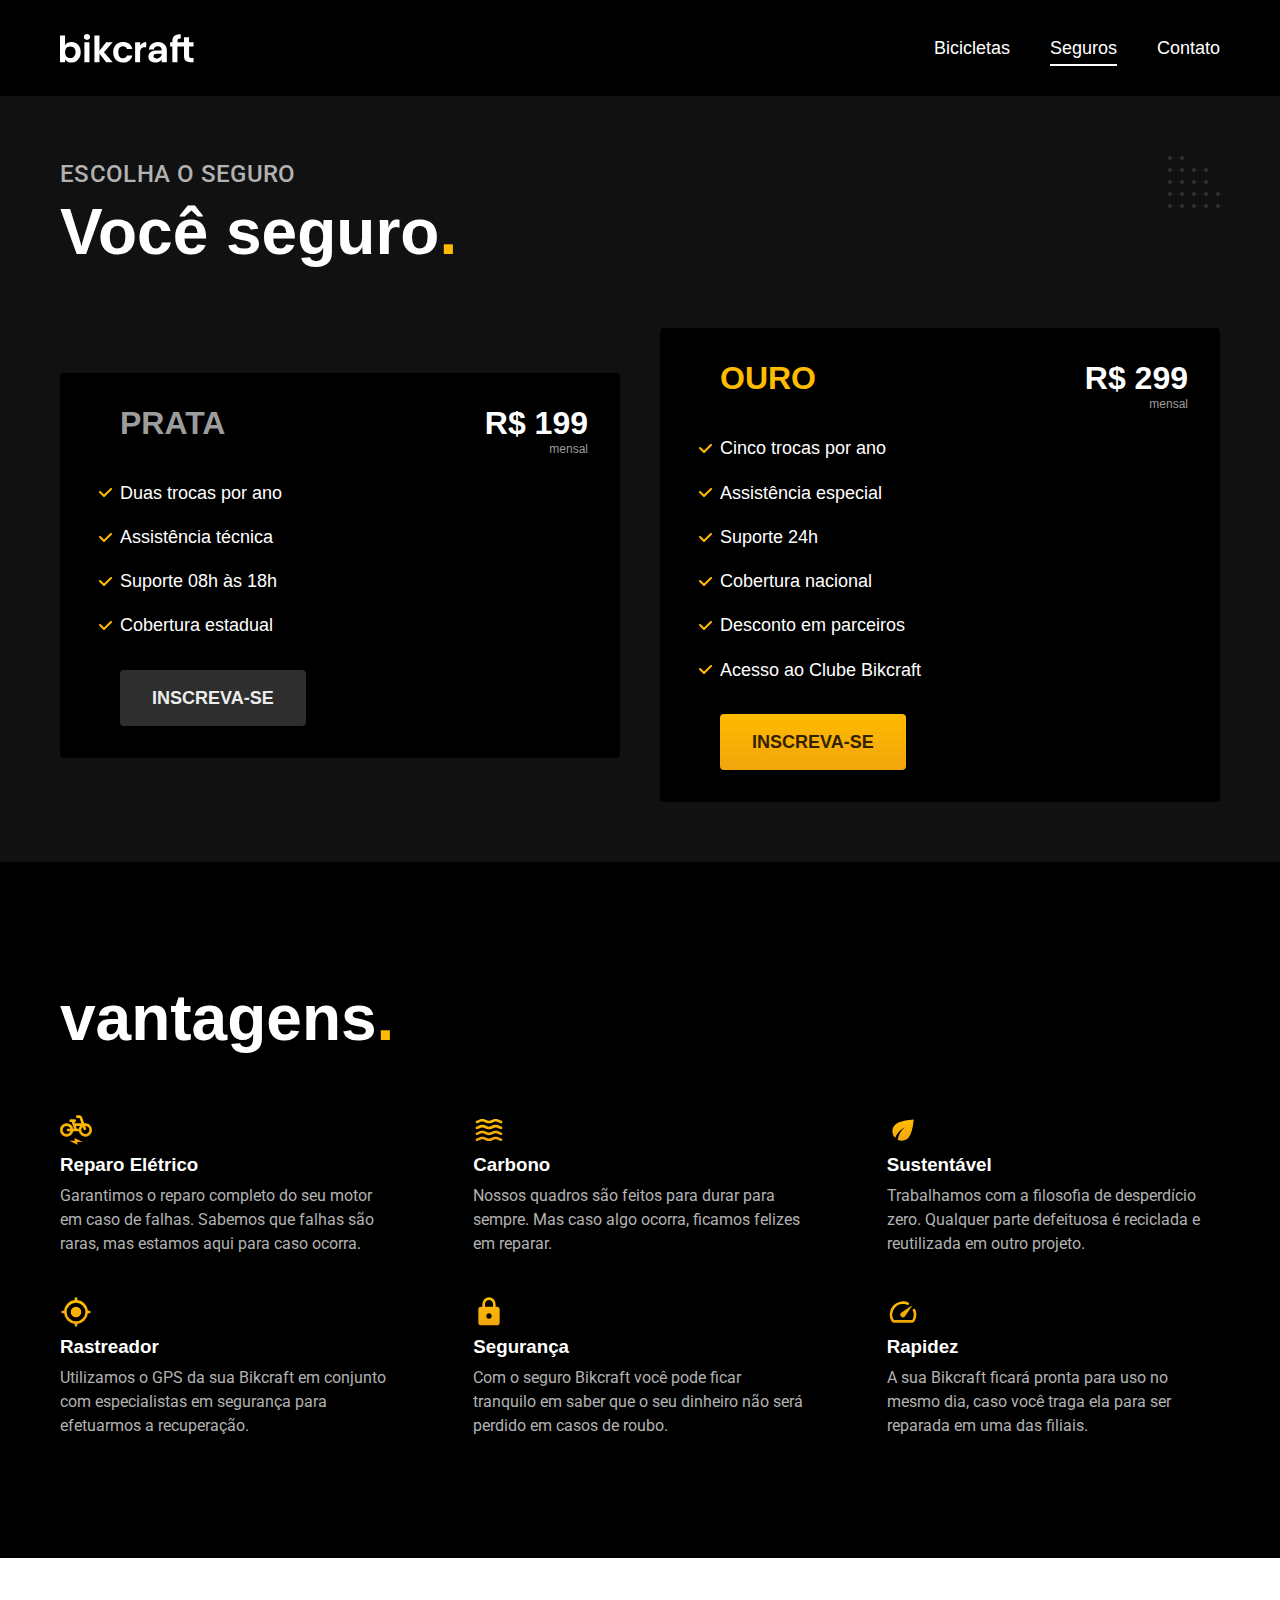
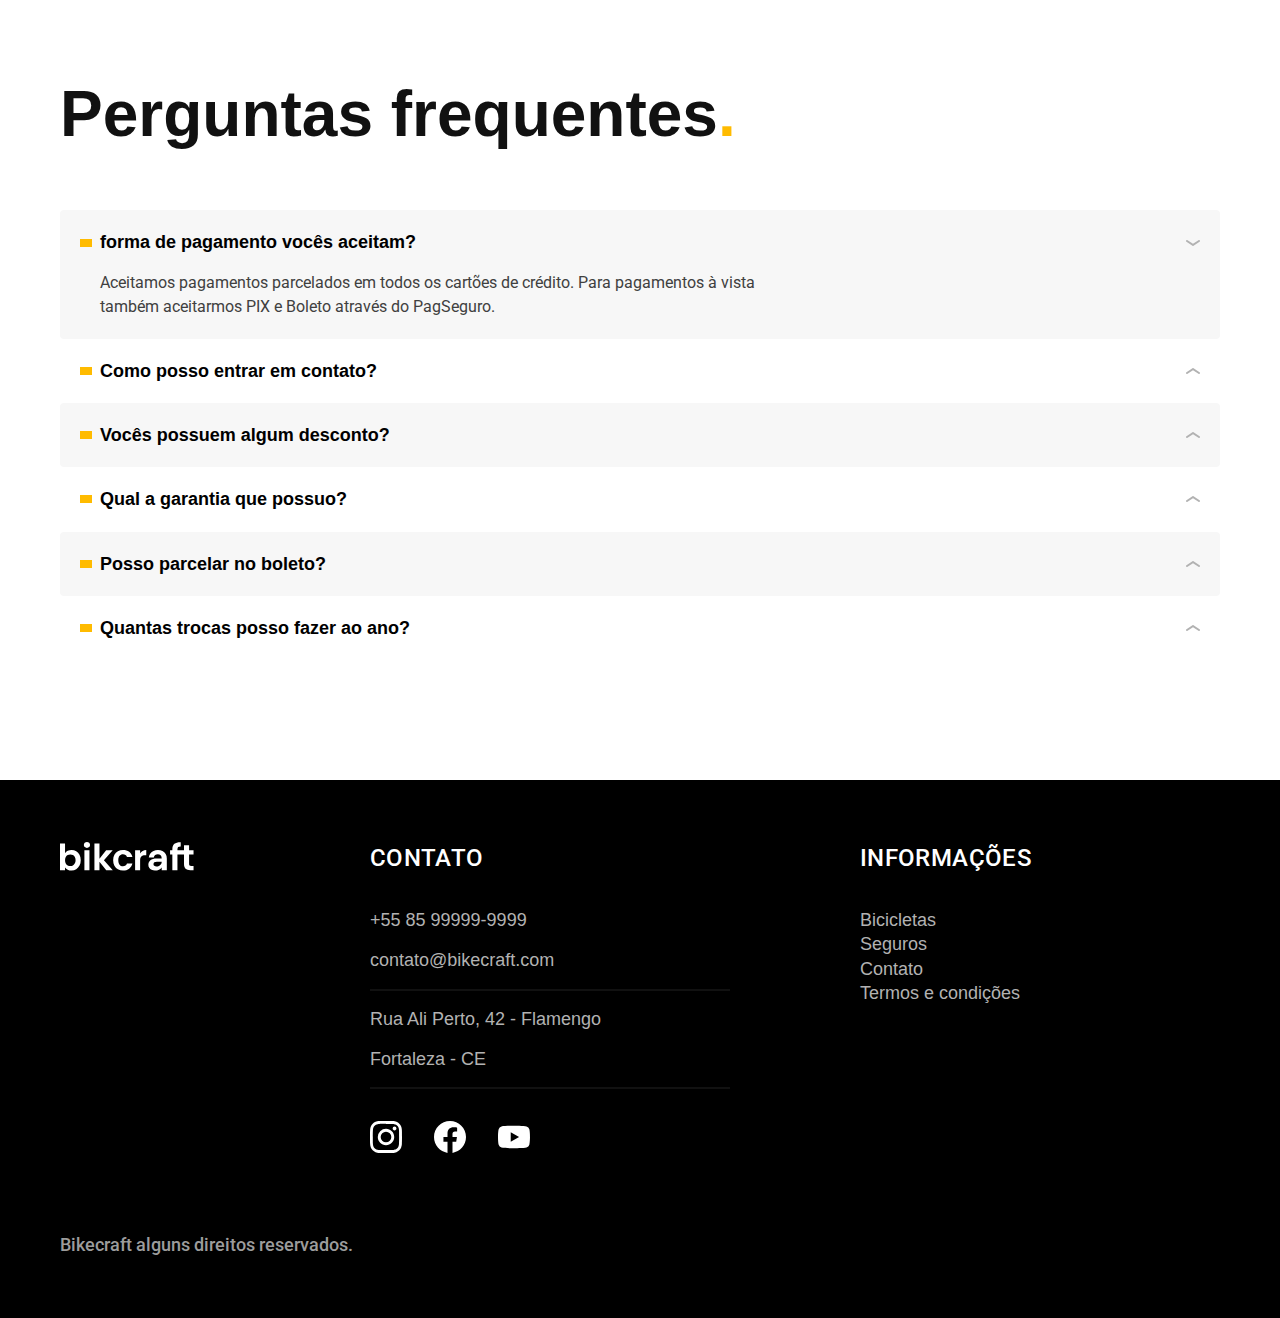
<file: seguros.html>
<!DOCTYPE html>
<html lang="pt-br">
<head>
    <meta charset="UTF-8">
    <meta http-equiv="X-UA-Compatible" content="IE=edge">
    <meta name="viewport" content="width=device-width, initial-scale=1.0">
    <title>Seguros | Bikcraft</title>
    <meta name="description" content="Os melhores seguros do mercado">
    
    <link rel="icon" href="./favicon.svg" type="image/svg+xml">
    <link rel="preload" href="./css/style.min.css" as="style">
    <link rel="stylesheet" href="./css/style.min.css">

    <link rel="preconnect" href="https://fonts.googleapis.com">
    <link rel="preconnect" href="https://fonts.gstatic.com" crossorigin>
    <link href="https://fonts.googleapis.com/css2? família=Poppins:wght@400;600&family=Roboto:wght@400;500&display=swap" rel="stylesheet">
    <link rel="preconnect" href="https://fonts.googleapis.com">
    <link rel="preconnect" href="https://fonts.gstatic.com" crossorigin>
    <link href="https://fonts.googleapis.com/css2? família=Poppins:wght@400;600&family=Roboto:wght@400;500&display=swap" rel="stylesheet">
</head>
<body id="seguros">
    <header class="header-bg">
        <div class="container header">
            <a href="./index.html">
                <img src="./img/bikcraft.svg" alt="Logo Bikecraft">
            </a>
            <nav aria-label="primaria">
                <ul class="header-menu font-1-m cor-0">
                    <li><a href="./bicicletas.html">Bicicletas</a></li>
                    <li><a href="./seguros.html">Seguros</a></li>
                    <li><a href="./contato.html">Contato</a></li>
                </ul>
            </nav>
        </div>
    </header>

    <main class="seguros-bg">
        <div class="titulo-bg">
            <div class="titulo container">
                <p class="font-2-l-b cor-5">Escolha o seguro</p>
                <h1 class="font-1-xxl cor-0">Você seguro<span class="cor-p1">.</span></h1>
            </div>
        </div>

        <div class="seguros container">
            <div class="seguros-item">
                <h3 class="font-1-xl cor-6">PRATA</h3>
                <span class="font-1-xl cor-0">R$ 199 <span class="font-1-xs cor-6">mensal</span></span>
                <ul class="font-2-m cor-0">
                    <li>Duas trocas por ano</li>
                    <li>Assistência técnica</li>
                    <li>Suporte 08h às 18h</li>
                    <li>Cobertura estadual</li>
                </ul>
                <a class="btn secundario" href="./orcamento.html?tipo=seguro&produto=prata">INSCREVA-SE</a>
            </div>

            <div class="seguros-item">
                <h3 class="font-1-xl cor-p1">OURO</h3>
                <span class="font-1-xl cor-0">R$ 299 <span class="font-1-xs cor-6">mensal</span></span>
                <ul class="font-2-m cor-0">
                    <li>Cinco trocas por ano</li>
                    <li>Assistência especial</li>
                    <li>Suporte 24h</li>
                    <li>Cobertura nacional</li>
                    <li>Desconto em parceiros</li>
                    <li>Acesso ao Clube Bikcraft</li>
                </ul>
                <a class="btn" href="./orcamento.html?tipo=seguro&produto=ouro">INSCREVA-SE</a>
            </div>
        </div>
    </main>

    <article class="vantagens-bg">
        <div class="vantagens container">
            <h2 class="font-1-xxl cor-0">vantagens<span class="cor-p1">.</span></h2>

            <ul>
                <li>
                    <img src="./img/icones/eletrica.svg" alt="">
                    <h3 class="font-1-1 cor-0">Reparo Elétrico</h3>
                    <p class="font-2-s cor-5">Garantimos o reparo completo do seu motor em caso de falhas. Sabemos que falhas são raras, mas estamos aqui para caso ocorra.</p>
                </li>

                <li>
                    <img src="./img/icones/carbono.svg" alt="">
                    <h3 class="font-1-1 cor-0">Carbono</h3>
                    <p class="font-2-s cor-5">Nossos quadros são feitos para durar para sempre. Mas caso algo ocorra, ficamos felizes em reparar.</p>
                </li>

                <li>
                    <img src="./img/icones/sustentavel.svg" alt="">
                    <h3 class="font-1-1 cor-0">Sustentável</h3>
                    <p class="font-2-s cor-5">Trabalhamos com a filosofia de desperdício zero. Qualquer parte defeituosa é reciclada e reutilizada em outro projeto.</p>
                </li>

                <li>
                    <img src="./img/icones/rastreador.svg" alt="">
                    <h3 class="font-1-1 cor-0">Rastreador</h3>
                    <p class="font-2-s cor-5">Utilizamos o GPS da sua Bikcraft em conjunto com especialistas em segurança para efetuarmos a recuperação.</p>
                </li>

                <li>
                    <img src="./img/icones/seguro.svg" alt="">
                    <h3 class="font-1-1 cor-0">Segurança</h3>
                    <p class="font-2-s cor-5">Com o seguro Bikcraft você pode ficar tranquilo em saber que o seu dinheiro não será perdido em casos de roubo.</p>
                </li>

                <li>
                    <img src="./img/icones/velocidade.svg" alt="">
                    <h3 class="font-1-1 cor-0">Rapidez</h3>
                    <p class="font-2-s cor-5">A sua Bikcraft ficará pronta para uso no mesmo dia, caso você traga ela para ser reparada em uma das filiais.</p>
                </li>
            </ul>
        </div>
    </article>

    <article class="perguntas container">
        <h2 class="font-1-xxl">Perguntas frequentes<span class="cor-p1">.</span></h2>

        <dl>
            <div>
                <dt><button class="font-1-m-b" aria-control="pergunta1" aria-expanded="true">forma de pagamento vocês aceitam?</button></dt>
                <dd id="pergunta1" class="font-2-s cor-9 ativa">Aceitamos pagamentos parcelados em todos os cartões de crédito. Para pagamentos à vista também aceitarmos PIX e Boleto através do PagSeguro.</dd>
            </div>

            <div>
                <dt><button class="font-1-m-b" aria-control="pergunta2" aria-expanded="false">Como posso entrar em contato?</button></dt>
                <dd id="pergunta2" class="font-2-s cor-9">Aceitamos pagamentos parcelados em todos os cartões de crédito. Para pagamentos à vista também aceitarmos PIX e Boleto através do PagSeguro.</dd>
            </div>

            <div>
                <dt><button class="font-1-m-b" aria-control="pergunta3" aria-expanded="false">Vocês possuem algum desconto?</button></dt>
                <dd id="pergunta3" class="font-2-s cor-9">Aceitamos pagamentos parcelados em todos os cartões de crédito. Para pagamentos à vista também aceitarmos PIX e Boleto através do PagSeguro.</dd>
            </div>

            <div>
                <dt><button class="font-1-m-b" aria-control="pergunta4" aria-expanded="false">Qual a garantia que possuo?</button></dt>
                <dd id="pergunta4" class="font-2-s cor-9">Aceitamos pagamentos parcelados em todos os cartões de crédito. Para pagamentos à vista também aceitarmos PIX e Boleto através do PagSeguro.</dd>
            </div>

            <div>
                <dt><button class="font-1-m-b" aria-control="pergunta5" aria-expanded="false">Posso parcelar no boleto?</button></dt>
                <dd id="pergunta5" class="font-2-s cor-9">Aceitamos pagamentos parcelados em todos os cartões de crédito. Para pagamentos à vista também aceitarmos PIX e Boleto através do PagSeguro.</dd>
            </div>

            <div>
                <dt><button class="font-1-m-b" aria-control="pergunta6" aria-expanded="false">Quantas trocas posso fazer ao ano?</button></dt>
                <dd id="pergunta6" class="font-2-s cor-9">Aceitamos pagamentos parcelados em todos os cartões de crédito. Para pagamentos à vista também aceitarmos PIX e Boleto através do PagSeguro.</dd>
            </div>
        </dl>
    </article>

    <footer class="footer-bg">
        <div class="footer container">
            <img src="./img/bikcraft.svg" alt="Bikecraft">

            <div class="footer-contato">
                <h3 class="font-2-l-b cor-0">Contato</h3>
                <ul class="font-2-m cor-5">
                    <li><a href="tell:+5585999999999">+55 85 99999-9999</a></li>
                    <li><a href="mailto:contato@bikecraft.com">contato@bikecraft.com</a></li>
                    <li>Rua Ali Perto, 42 - Flamengo</li>
                    <li>Fortaleza - CE</li>
                </ul>
                <div class="footer-redes">
                    <a href="./"><img src="./img/redes/instagram.svg" alt="Instagram"></a>
                    <a href="./"><img src="./img/redes/facebook.svg" alt="Facebook"></a>
                    <a href="./"><img src="./img/redes/youtube.svg" alt="Youtube"></a>
                </div>
            </div>

            <div class="footer-informacoes">
                <h3 class="font-2-l-b cor-0">Informações</h3>
                <nav>
                    <ul class="font-1-m cor-5">
                        <li><a href="./bicicletas.html">Bicicletas</a></li>
                        <li><a href="./seguros.html">Seguros</a></li>
                        <li><a href="./contato.html">Contato</a></li>
                        <li><a href="./termos.html">Termos e condições</a></li>
                    </ul>
                </nav>
            </div>

            <p class="footer-copy font-2-m cor-6">Bikecraft alguns direitos reservados.</p>
        </div>
    </footer>
<script src="./js/script.js"></script>
</body>
</html>
</file>
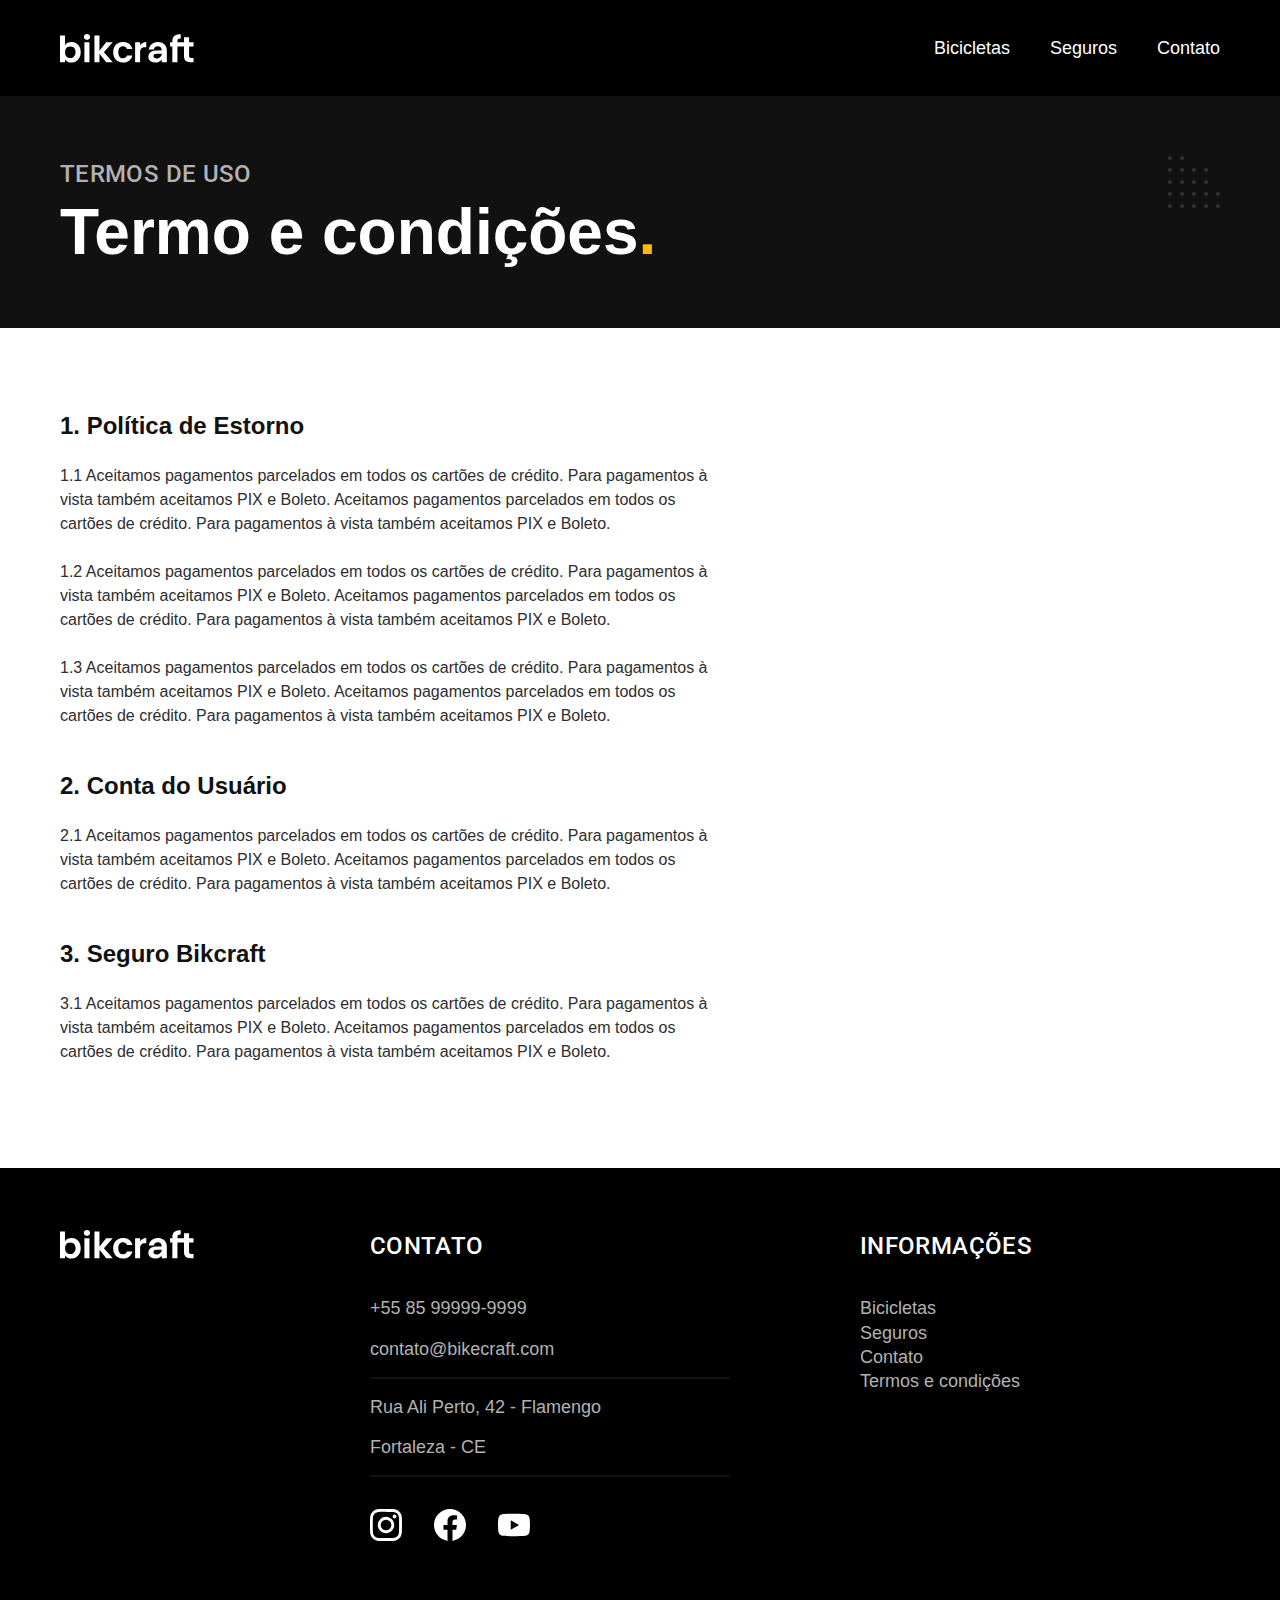
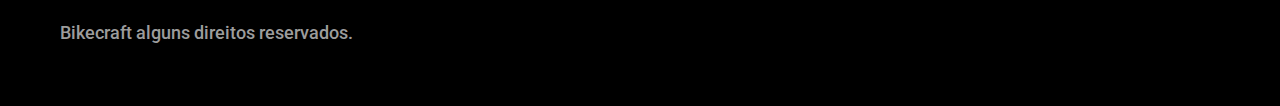
<file: termos.html>
<!DOCTYPE html>
<html lang="pt-br">
<head>
    <meta charset="UTF-8">
    <meta http-equiv="X-UA-Compatible" content="IE=edge">
    <meta name="viewport" content="width=device-width, initial-scale=1.0">
    <title>Termos e condições | Bikcraft</title>
    <meta name="description" content="Termos e condições">
    
    <link rel="icon" href="./favicon.svg" type="image/svg+xml">
    <link rel="preload" href="./css/style.min.css" as="style">
    <link rel="stylesheet" href="./css/style.min.css">

    <link rel="preconnect" href="https://fonts.googleapis.com">
    <link rel="preconnect" href="https://fonts.gstatic.com" crossorigin>
    <link href="https://fonts.googleapis.com/css2? família=Poppins:wght@400;600&family=Roboto:wght@400;500&display=swap" rel="stylesheet">
    <link rel="preconnect" href="https://fonts.googleapis.com">
    <link rel="preconnect" href="https://fonts.gstatic.com" crossorigin>
    <link href="https://fonts.googleapis.com/css2? família=Poppins:wght@400;600&family=Roboto:wght@400;500&display=swap" rel="stylesheet">
</head>
<body id="termos">
    <header class="header-bg">
        <div class="container header">
            <a href="./index.html">
                <img src="./img/bikcraft.svg" alt="Logo Bikecraft">
            </a>
            <nav aria-label="primaria">
                <ul class="header-menu font-1-m cor-0">
                    <li><a href="./bicicletas.html">Bicicletas</a></li>
                    <li><a href="./seguros.html">Seguros</a></li>
                    <li><a href="./contato.html">Contato</a></li>
                </ul>
            </nav>
        </div>
    </header>

    <main>
        <div class="titulo-bg">
            <div class="titulo container">
                <p class="font-2-l-b cor-5">Termos de uso</p>
                <h1 class="font-1-xxl cor-0">Termo e condições<span class="cor-p1">.</span></h1>
            </div>

        </div>
        <div class="termos container font-2-s cor-10">
            <h2 class="font-1-l cor-11">1. Política de Estorno</h2>
            <p>1.1 Aceitamos pagamentos parcelados em todos os cartões de crédito. Para pagamentos à vista também aceitamos PIX e Boleto. Aceitamos pagamentos parcelados em todos os cartões de crédito. Para pagamentos à vista também aceitamos PIX e Boleto.</p>
            <p>1.2 Aceitamos pagamentos parcelados em todos os cartões de crédito. Para pagamentos à vista também aceitamos PIX e Boleto. Aceitamos pagamentos parcelados em todos os cartões de crédito. Para pagamentos à vista também aceitamos PIX e Boleto.</p>
            <p>1.3 Aceitamos pagamentos parcelados em todos os cartões de crédito. Para pagamentos à vista também aceitamos PIX e Boleto. Aceitamos pagamentos parcelados em todos os cartões de crédito. Para pagamentos à vista também aceitamos PIX e Boleto.</p>
        
            <h2 class="font-1-l cor-11">2. Conta do Usuário</h2>
            <p>2.1 Aceitamos pagamentos parcelados em todos os cartões de crédito. Para pagamentos à vista também aceitamos PIX e Boleto. Aceitamos pagamentos parcelados em todos os cartões de crédito. Para pagamentos à vista também aceitamos PIX e Boleto.</p>
        
            <h2 class="font-1-l cor-11">3. Seguro Bikcraft</h2>
            <p>3.1 Aceitamos pagamentos parcelados em todos os cartões de crédito. Para pagamentos à vista também aceitamos PIX e Boleto. Aceitamos pagamentos parcelados em todos os cartões de crédito. Para pagamentos à vista também aceitamos PIX e Boleto.</p>
        </div>
    </main>

    <footer class="footer-bg">
        <div class="footer container">
            <img src="./img/bikcraft.svg" alt="Bikecraft">

            <div class="footer-contato">
                <h3 class="font-2-l-b cor-0">Contato</h3>
                <ul class="font-2-m cor-5">
                    <li><a href="tell:+5585999999999">+55 85 99999-9999</a></li>
                    <li><a href="mailto:contato@bikecraft.com">contato@bikecraft.com</a></li>
                    <li>Rua Ali Perto, 42 - Flamengo</li>
                    <li>Fortaleza - CE</li>
                </ul>
                <div class="footer-redes">
                    <a href="./"><img src="./img/redes/instagram.svg" alt="Instagram"></a>
                    <a href="./"><img src="./img/redes/facebook.svg" alt="Facebook"></a>
                    <a href="./"><img src="./img/redes/youtube.svg" alt="Youtube"></a>
                </div>
            </div>

            <div class="footer-informacoes">
                <h3 class="font-2-l-b cor-0">Informações</h3>
                <nav>
                    <ul class="font-1-m cor-5">
                        <li><a href="./bicicletas.html">Bicicletas</a></li>
                        <li><a href="./seguros.html">Seguros</a></li>
                        <li><a href="./contato.html">Contato</a></li>
                        <li><a href="./termos.html">Termos e condições</a></li>
                    </ul>
                </nav>
            </div>

            <p class="footer-copy font-2-m cor-6">Bikecraft alguns direitos reservados.</p>
        </div>
    </footer>
<script src="./js/script.js"></script>
</body>
</html>
</file>
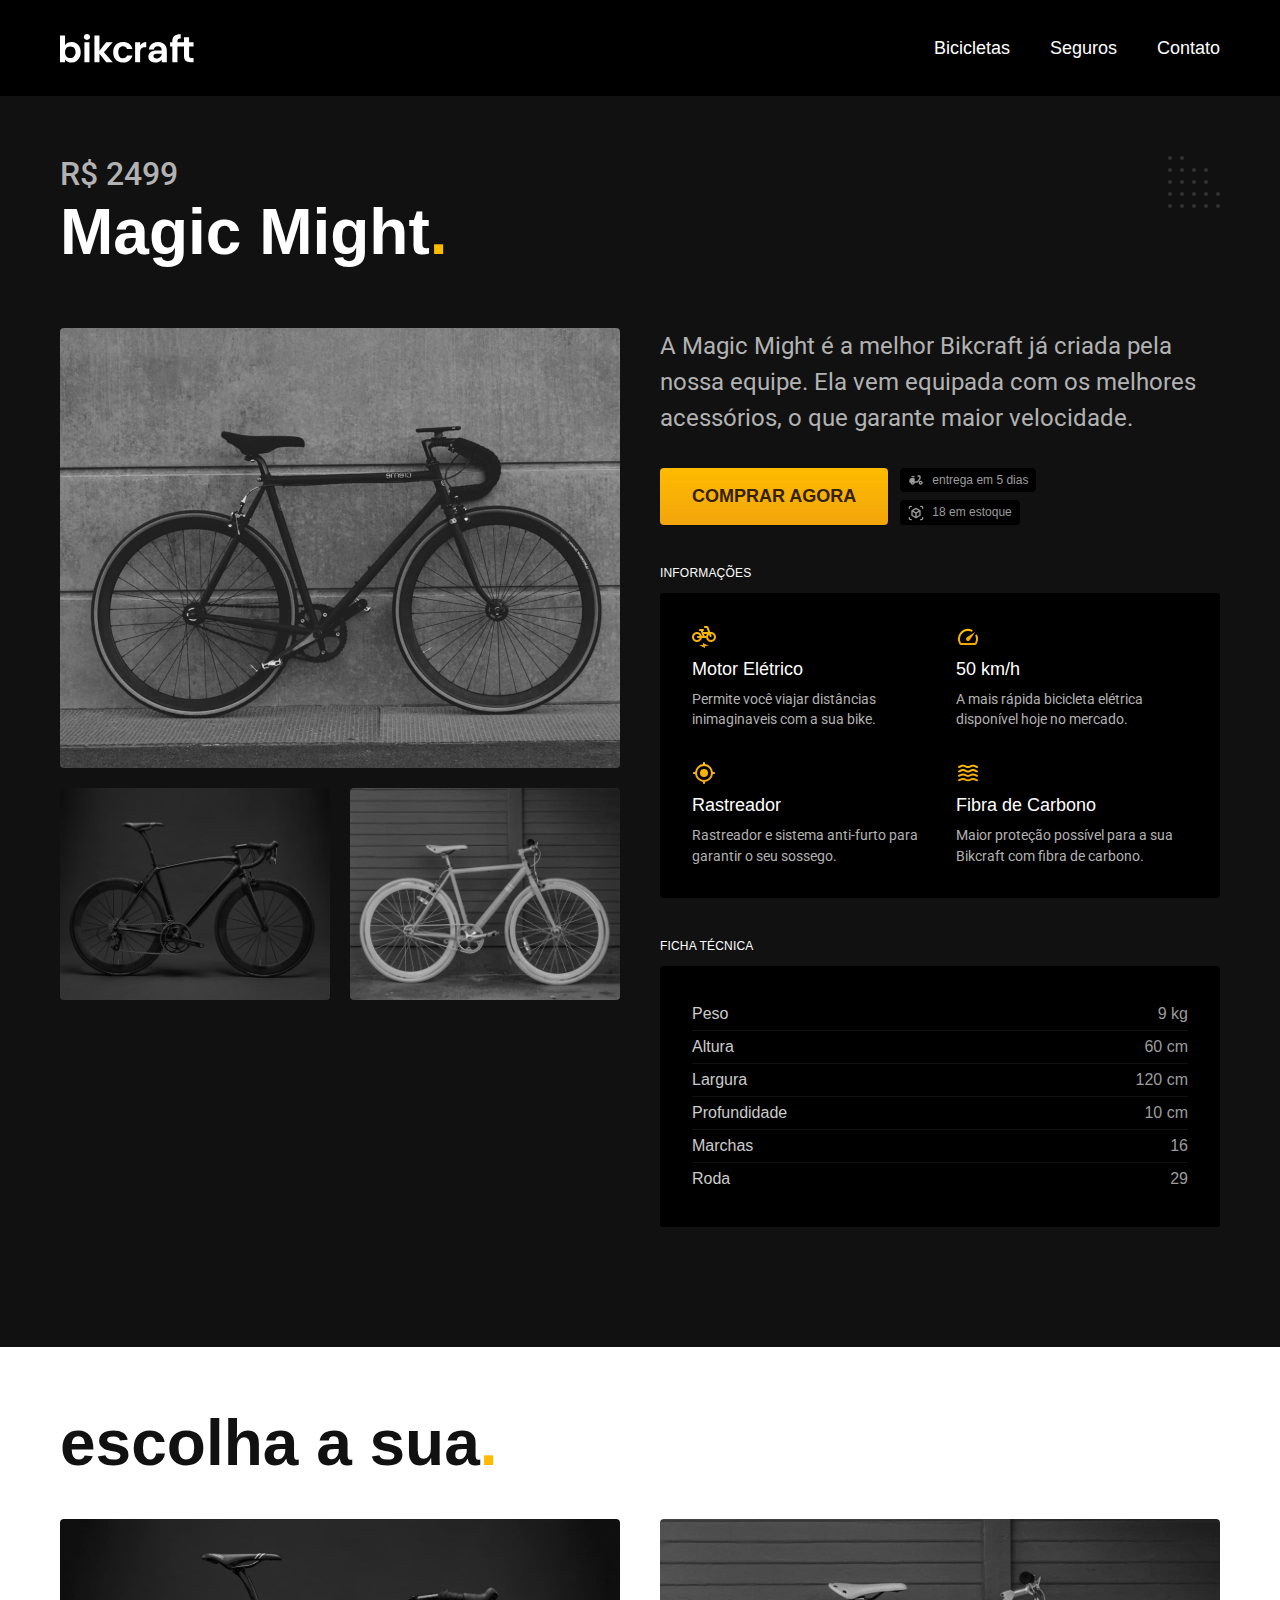
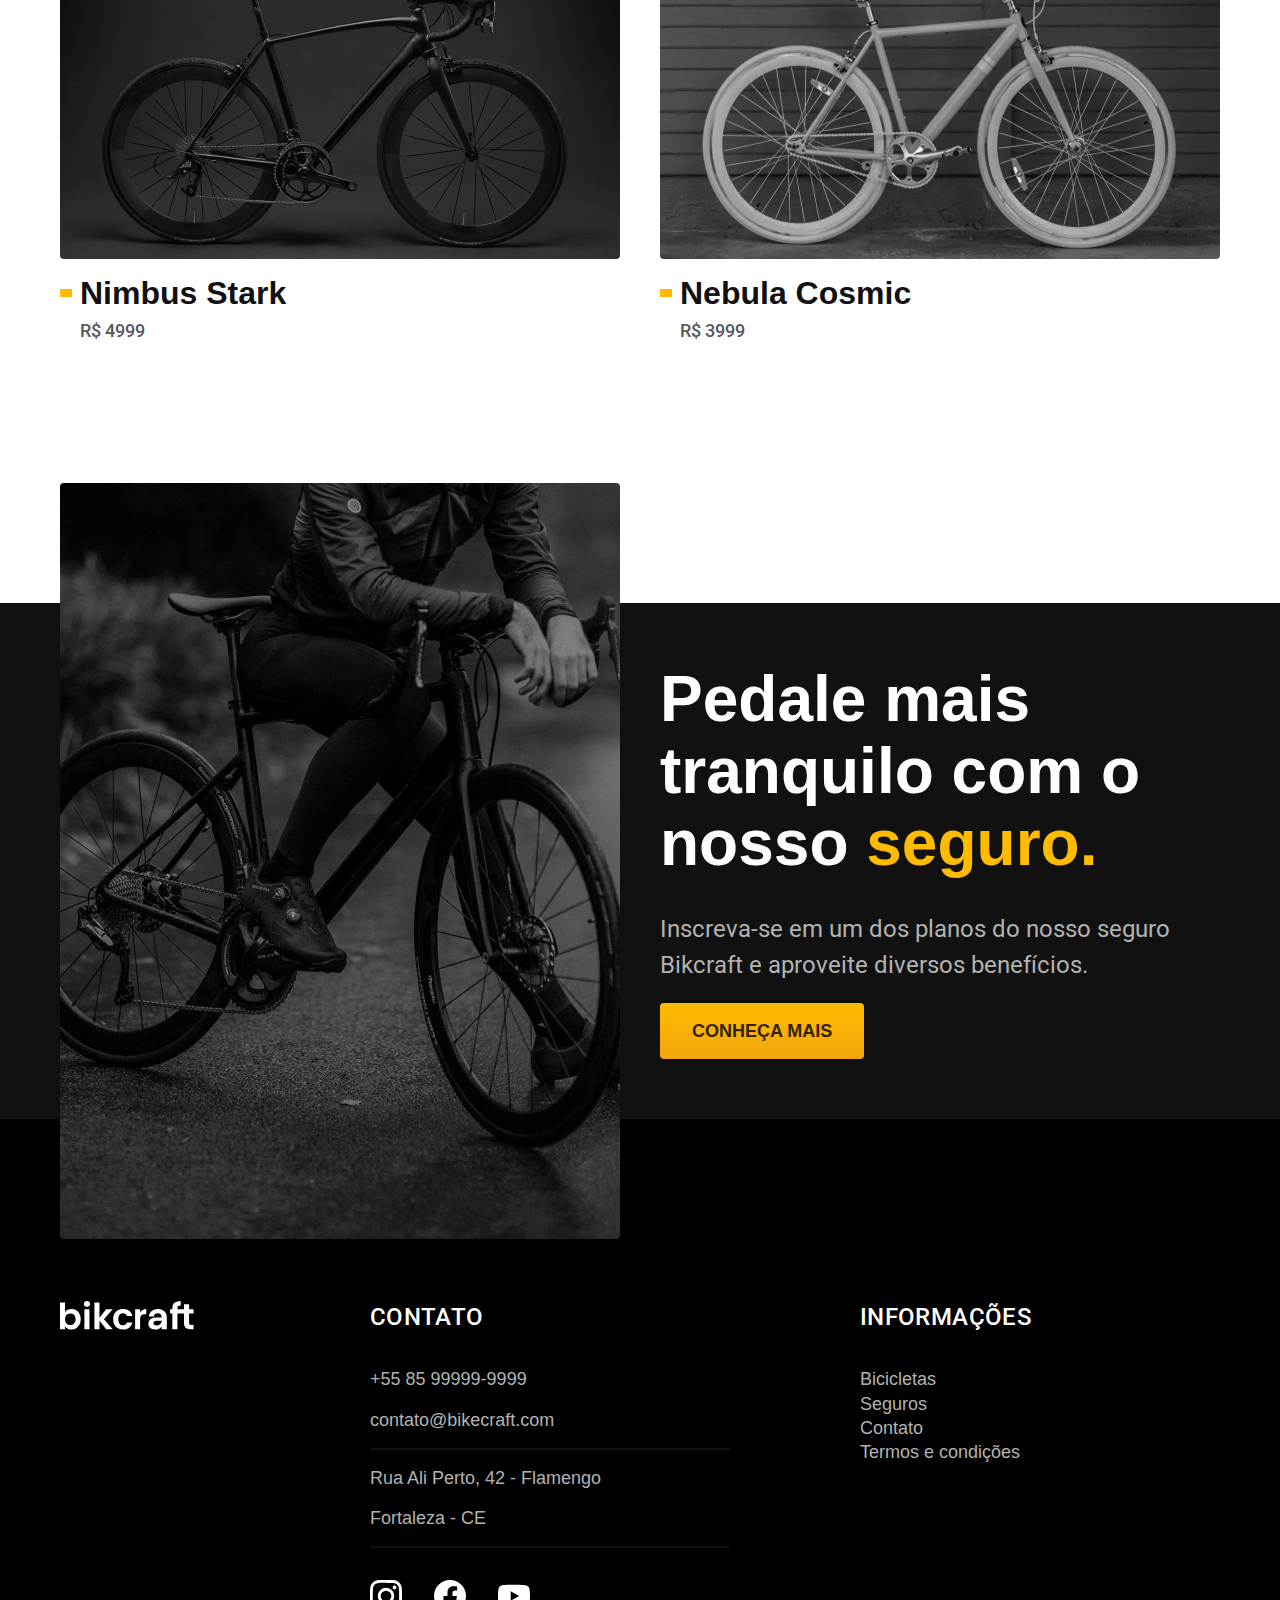
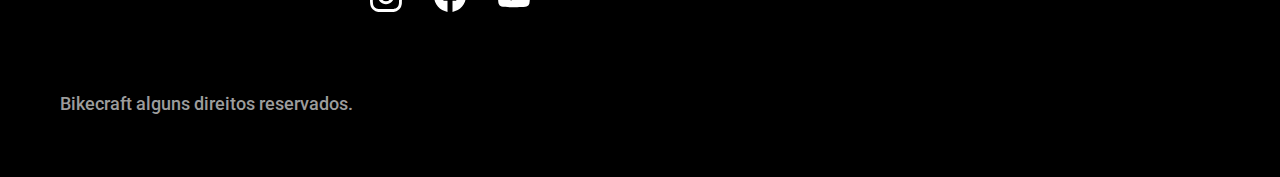
<file: bicicletas/magic.html>
<!DOCTYPE html>
<html lang="pt-br">
<head>
    <meta charset="UTF-8">
    <meta http-equiv="X-UA-Compatible" content="IE=edge">
    <meta name="viewport" content="width=device-width, initial-scale=1.0">
    <title>Nimbus | Bikcraft</title>
    <meta name="description" content="Nimbus">
    
    <link rel="icon" href="../favicon.svg" type="image/svg+xml">
    <link rel="stylesheet" href="../css/style.min.css">

    <link rel="preconnect" href="https://fonts.googleapis.com">
    <link rel="preconnect" href="https://fonts.gstatic.com" crossorigin>
    <link href="https://fonts.googleapis.com/css2? família=Poppins:wght@400;600&family=Roboto:wght@400;500&display=swap" rel="stylesheet">
    <link rel="preconnect" href="https://fonts.googleapis.com">
    <link rel="preconnect" href="https://fonts.gstatic.com" crossorigin>
    <link href="https://fonts.googleapis.com/css2? família=Poppins:wght@400;600&family=Roboto:wght@400;500&display=swap" rel="stylesheet">
</head>
<body id="bicicleta">
    <header class="header-bg">
        <div class="container header">
            <a href="../index.html">
                <img src="../img/bikcraft.svg" alt="Logo Bikecraft">
            </a>
            <nav aria-label="primaria">
                <ul class="header-menu font-1-m cor-0">
                    <li><a href="../bicicletas.html">Bicicletas</a></li>
                    <li><a href="../seguros.html">Seguros</a></li>
                    <li><a href="../contato.html">Contato</a></li>
                </ul>
            </nav>
        </div>
    </header>

    <main class="titulo-bg">
        <div>
            <div class="titulo container">
                <p class="font-2-xl cor-5">R$ 2499</p>
                <h1 class="font-1-xxl cor-0">Magic Might<span class="cor-p1">.</span></h1>
            </div>
        </div>

        <div class="bicicleta container">
            <div class="bicicleta-imagens">
                <img src="../img/bicicleta/nimbus2.jpg" alt="">
                <img src="../img/bicicleta/nimbus1.jpg" alt="">
                <img src="../img/bicicleta/nimbus3.jpg" alt="">
            </div>

            <div class="bicicleta-conteudo">
                <p class="font-2-l cor-5">A Magic Might é a melhor Bikcraft já criada pela nossa equipe. Ela vem equipada com os melhores acessórios, o que garante maior velocidade.</p>
                <div class="bicicleta-comprar">
                    <a class="btn" href="../orcamento.html?tipo=bikcraft&produto=magic">Comprar Agora</a>
                    <span class="font-1-xs cor-6"><img src="../img/icones/entrega.svg"> entrega em 5 dias</span>
                    <span class="font-1-xs cor-6"><img src="../img/icones/estoque.svg"> 18 em estoque</span>
                </div>
            

                <h2 class="font-1-xs cor-0">Informações</h2>
                <ul class="bicicleta-informacoes">
                    <li>
                        <img src="../img/icones/eletrica.svg" alt="">
                        <h3 class="font-1-m cor-0">Motor Elétrico</h3>
                        <p class="font-2-xs cor-5">Permite você viajar distâncias inimaginaveis com a sua bike.</p>
                    </li>

                    <li>
                        <img src="../img/icones/velocidade.svg" alt="">
                        <h3 class="font-1-m cor-0">50 km/h</h3>
                        <p class="font-2-xs cor-5">A mais rápida bicicleta elétrica disponível hoje no mercado.</p>
                    </li>

                    <li>
                        <img src="../img/icones/rastreador.svg" alt="">
                        <h3 class="font-1-m cor-0">Rastreador</h3>
                        <p class="font-2-xs cor-5">Rastreador e sistema anti-furto para garantir o seu sossego.</p>
                    </li>

                    <li>
                        <img src="../img/icones/carbono.svg" alt="">
                        <h3 class="font-1-m cor-0">Fibra de Carbono</h3>
                        <p class="font-2-xs cor-5">Maior proteção possível para a sua Bikcraft com fibra de carbono.</p>
                    </li>
                </ul>

                <h2 class="font-1-xs cor-0">Ficha técnica</h2>
                <ul class="bicicleta-ficha font-2-s cor-4">
                    <li>Peso <span>9 kg</span></li>
                    <li>Altura <span>60 cm</span></li>
                    <li>Largura <span>120 cm</span></li>
                    <li>Profundidade <span>10 cm</span></li>
                    <li>Marchas <span>16</span></li>
                    <li>Roda <span>29</span></li>
                </ul>
            </div>
        </div>
    </main>

    <article class="bicicletas-lista container">
        <h2 class="font-1-xxl">escolha a sua<span class="cor-p1">.</span></h2>
        <ul>
            <li>
                <a href="./nimbus.html">
                    <img src="../img/bicicletas/nimbus.jpg" alt="Bicicleta preta">
                    <h3 class="font-1-xl">Nimbus Stark</h3>
                    <span class="font-2-m cor-8">R$ 4999</span>
                </a>
            </li>
            <li>
                <a href="./nebula.html">
                    <img src="../img/bicicletas/nebula.jpg" alt="Bicicleta preta">
                    <h3 class="font-1-xl">Nebula Cosmic</h3>
                    <span class="font-2-m cor-8">R$ 3999</span>
                </a>
            </li>
        </ul>
    </article>

    <article class="seguro-bg">
        <div class="seguro container">
            <div class="seguro-imagem">
                <img src="../img/fotos/seguros.jpg" alt="Pessoa na bicicleta">
            </div>
            <div class="seguro-conteudo">
                <h2 class="font-1-xxl cor-0">Pedale mais tranquilo com o nosso <span class="cor-p1">seguro.</span></h2>
                <p class="font-2-l cor-5">Inscreva-se em um dos planos do nosso seguro Bikcraft e aproveite diversos benefícios.</p>
                <a href="../seguros.html" class="btn">CONHEÇA MAIS</a>
            </div>
        </div>
    </article>

    <footer class="footer-bg">
        <div class="footer container">
            <img src="../img/bikcraft.svg" alt="Bikecraft">

            <div class="footer-contato">
                <h3 class="font-2-l-b cor-0">Contato</h3>
                <ul class="font-2-m cor-5">
                    <li><a href="tell:+5585999999999">+55 85 99999-9999</a></li>
                    <li><a href="mailto:contato@bikecraft.com">contato@bikecraft.com</a></li>
                    <li>Rua Ali Perto, 42 - Flamengo</li>
                    <li>Fortaleza - CE</li>
                </ul>
                <div class="footer-redes">
                    <a href="../"><img src="../img/redes/instagram.svg" alt="Instagram"></a>
                    <a href="../"><img src="../img/redes/facebook.svg" alt="Facebook"></a>
                    <a href="../"><img src="../img/redes/youtube.svg" alt="Youtube"></a>
                </div>
            </div>

            <div class="footer-informacoes">
                <h3 class="font-2-l-b cor-0">Informações</h3>
                <nav>
                    <ul class="font-1-m cor-5">
                        <li><a href="../bicicletas.html">Bicicletas</a></li>
                        <li><a href="../seguros.html">Seguros</a></li>
                        <li><a href="../contato.html">Contato</a></li>
                        <li><a href="../termos.html">Termos e condições</a></li>
                    </ul>
                </nav>
            </div>

            <p class="footer-copy font-2-m cor-6">Bikecraft alguns direitos reservados.</p>
        </div>
    </footer>
<script src="../js/script.js"></script>
</body>
</html>
</file>
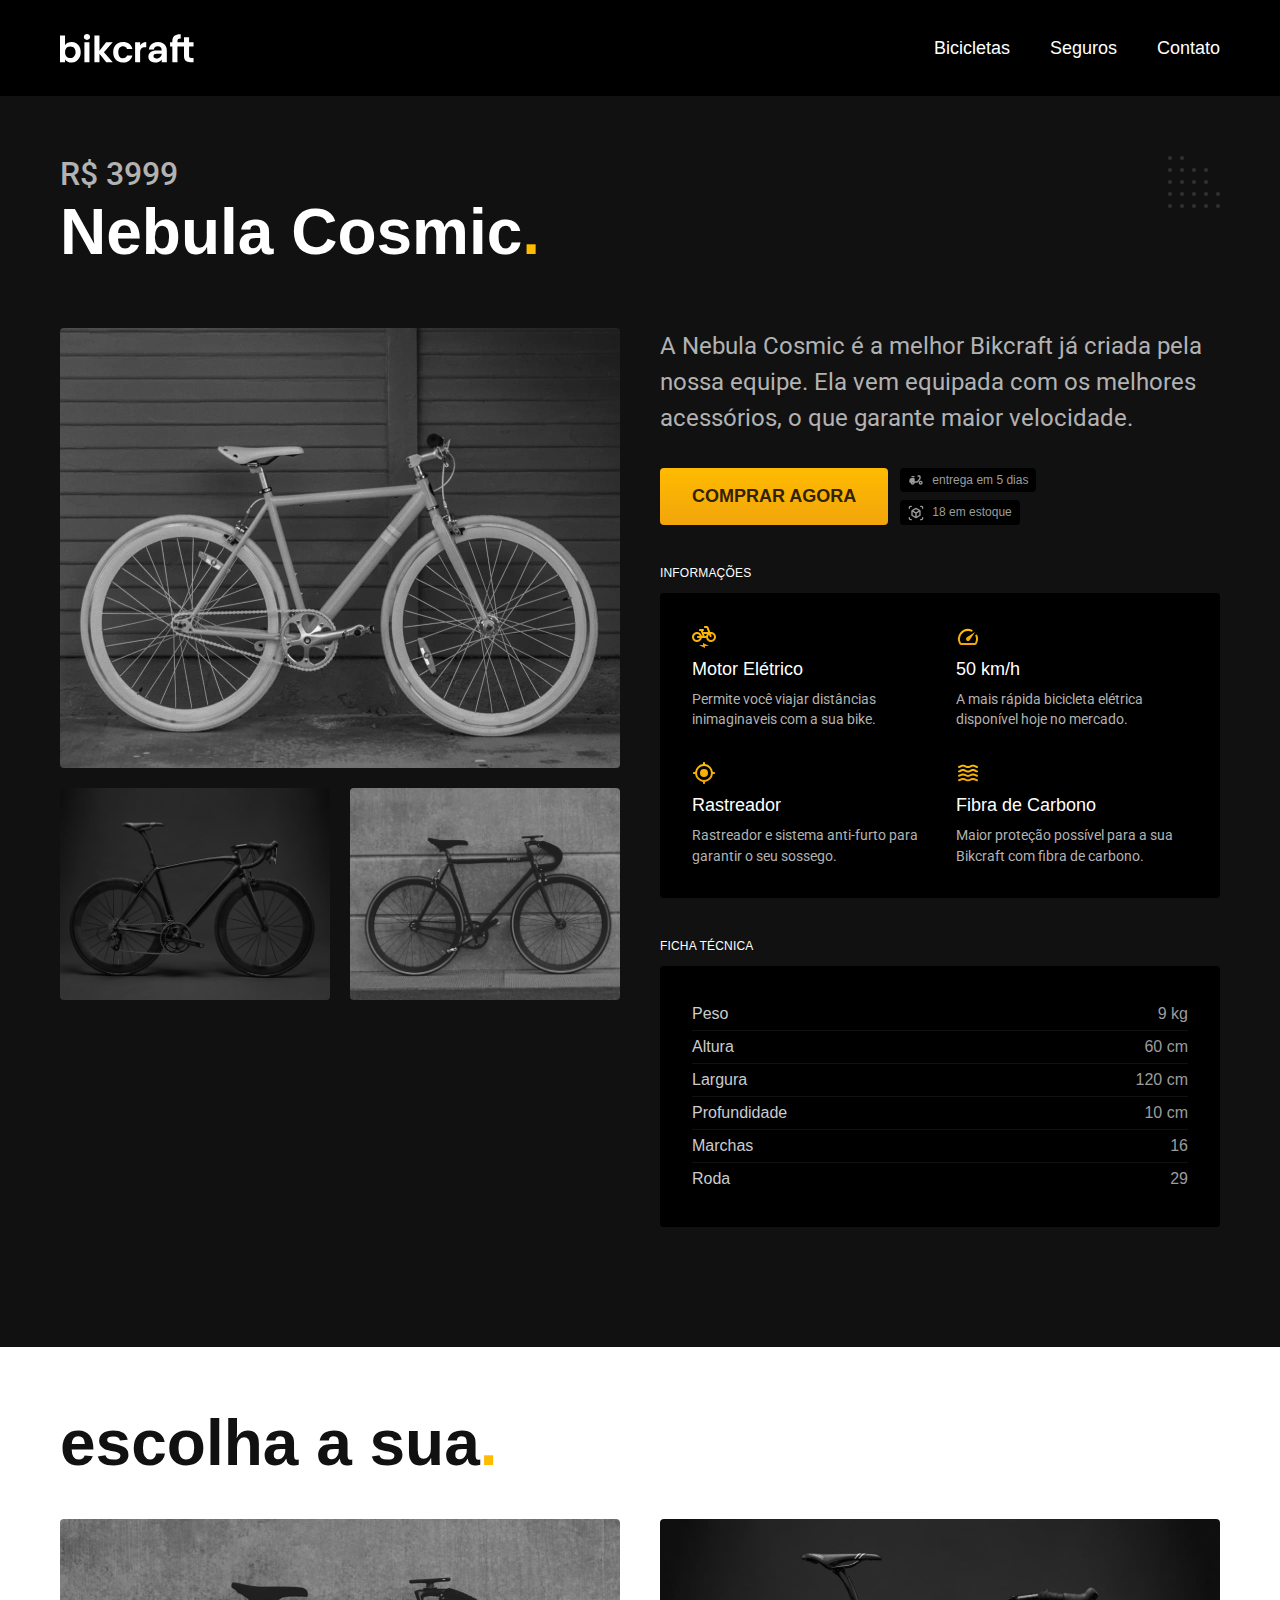
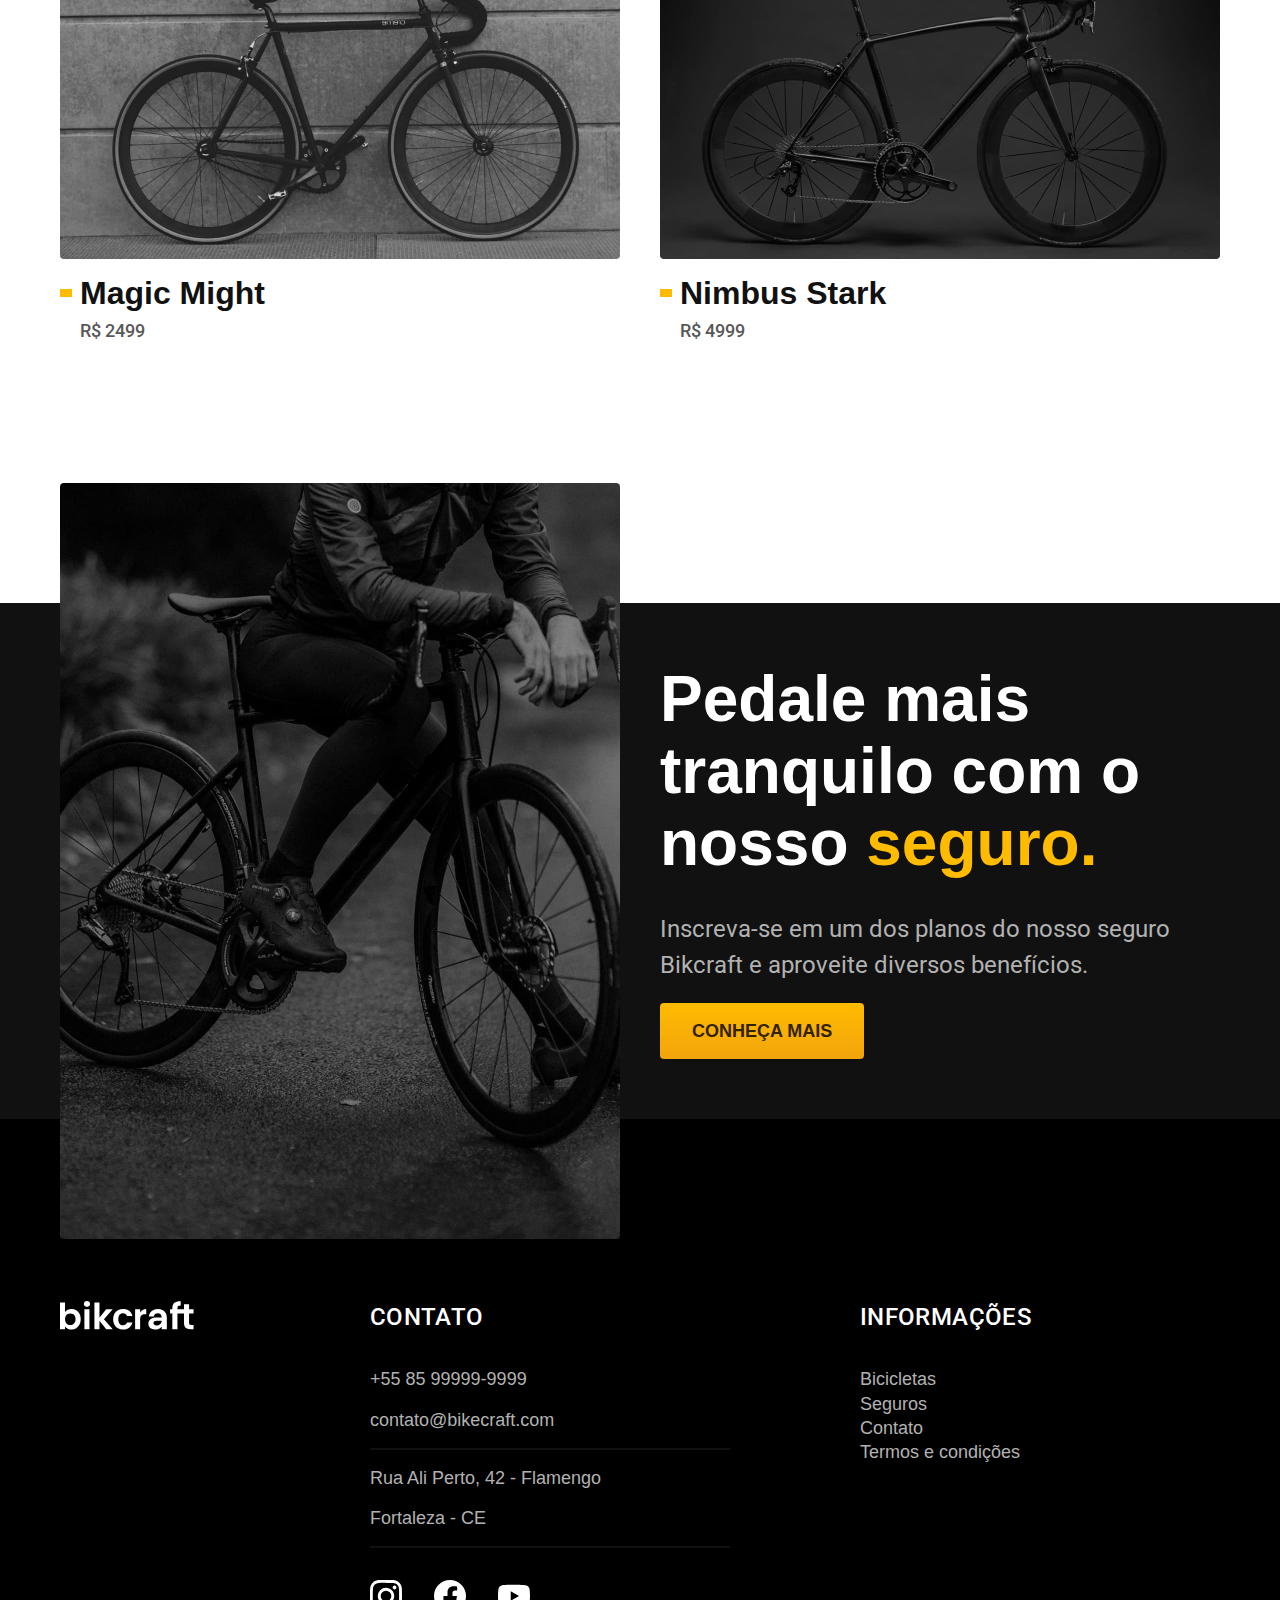
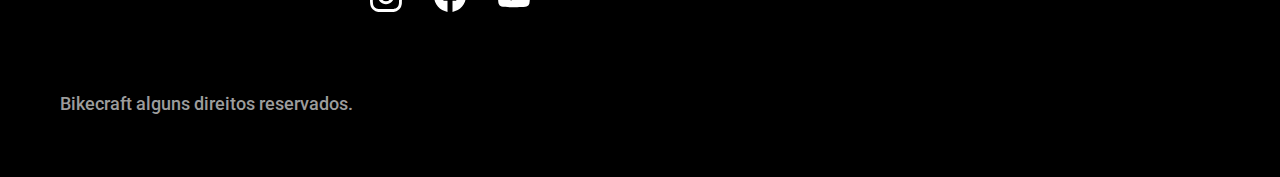
<file: bicicletas/nebula.html>
<!DOCTYPE html>
<html lang="pt-br">
<head>
    <meta charset="UTF-8">
    <meta http-equiv="X-UA-Compatible" content="IE=edge">
    <meta name="viewport" content="width=device-width, initial-scale=1.0">
    <title>Nimbus | Bikcraft</title>
    <meta name="description" content="Nimbus">
    
    <link rel="icon" href="../favicon.svg" type="image/svg+xml">
    <link rel="stylesheet" href="../css/style.min.css">

    <link rel="preconnect" href="https://fonts.googleapis.com">
    <link rel="preconnect" href="https://fonts.gstatic.com" crossorigin>
    <link href="https://fonts.googleapis.com/css2? família=Poppins:wght@400;600&family=Roboto:wght@400;500&display=swap" rel="stylesheet">
    <link rel="preconnect" href="https://fonts.googleapis.com">
    <link rel="preconnect" href="https://fonts.gstatic.com" crossorigin>
    <link href="https://fonts.googleapis.com/css2? família=Poppins:wght@400;600&family=Roboto:wght@400;500&display=swap" rel="stylesheet">
</head>
<body id="bicicleta">
    <header class="header-bg">
        <div class="container header">
            <a href="../index.html">
                <img src="../img/bikcraft.svg" alt="Logo Bikecraft">
            </a>
            <nav aria-label="primaria">
                <ul class="header-menu font-1-m cor-0">
                    <li><a href="../bicicletas.html">Bicicletas</a></li>
                    <li><a href="../seguros.html">Seguros</a></li>
                    <li><a href="../contato.html">Contato</a></li>
                </ul>
            </nav>
        </div>
    </header>

    <main class="titulo-bg">
        <div>
            <div class="titulo container">
                <p class="font-2-xl cor-5">R$ 3999</p>
                <h1 class="font-1-xxl cor-0">Nebula Cosmic<span class="cor-p1">.</span></h1>
            </div>
        </div>

        <div class="bicicleta container">
            <div class="bicicleta-imagens">
                <img src="../img/bicicleta/nimbus3.jpg" alt="">
                <img src="../img/bicicleta/nimbus1.jpg" alt="">
                <img src="../img/bicicleta/nimbus2.jpg" alt="">
            </div>

            <div class="bicicleta-conteudo">
                <p class="font-2-l cor-5">A Nebula Cosmic é a melhor Bikcraft já criada pela nossa equipe. Ela vem equipada com os melhores acessórios, o que garante maior velocidade.</p>
                <div class="bicicleta-comprar">
                    <a class="btn" href="../orcamento.html?tipo=bikcraft&produto=nebula">Comprar Agora</a>
                    <span class="font-1-xs cor-6"><img src="../img/icones/entrega.svg"> entrega em 5 dias</span>
                    <span class="font-1-xs cor-6"><img src="../img/icones/estoque.svg"> 18 em estoque</span>
                </div>
            

                <h2 class="font-1-xs cor-0">Informações</h2>
                <ul class="bicicleta-informacoes">
                    <li>
                        <img src="../img/icones/eletrica.svg" alt="">
                        <h3 class="font-1-m cor-0">Motor Elétrico</h3>
                        <p class="font-2-xs cor-5">Permite você viajar distâncias inimaginaveis com a sua bike.</p>
                    </li>

                    <li>
                        <img src="../img/icones/velocidade.svg" alt="">
                        <h3 class="font-1-m cor-0">50 km/h</h3>
                        <p class="font-2-xs cor-5">A mais rápida bicicleta elétrica disponível hoje no mercado.</p>
                    </li>

                    <li>
                        <img src="../img/icones/rastreador.svg" alt="">
                        <h3 class="font-1-m cor-0">Rastreador</h3>
                        <p class="font-2-xs cor-5">Rastreador e sistema anti-furto para garantir o seu sossego.</p>
                    </li>

                    <li>
                        <img src="../img/icones/carbono.svg" alt="">
                        <h3 class="font-1-m cor-0">Fibra de Carbono</h3>
                        <p class="font-2-xs cor-5">Maior proteção possível para a sua Bikcraft com fibra de carbono.</p>
                    </li>
                </ul>

                <h2 class="font-1-xs cor-0">Ficha técnica</h2>
                <ul class="bicicleta-ficha font-2-s cor-4">
                    <li>Peso <span>9 kg</span></li>
                    <li>Altura <span>60 cm</span></li>
                    <li>Largura <span>120 cm</span></li>
                    <li>Profundidade <span>10 cm</span></li>
                    <li>Marchas <span>16</span></li>
                    <li>Roda <span>29</span></li>
                </ul>
            </div>
        </div>
    </main>

    <article class="bicicletas-lista container">
        <h2 class="font-1-xxl">escolha a sua<span class="cor-p1">.</span></h2>
        <ul>
            <li>
                <a href="./magic.html">
                    <img src="../img/bicicletas/magic.jpg" alt="Bicicleta preta">
                    <h3 class="font-1-xl">Magic Might</h3>
                    <span class="font-2-m cor-8">R$ 2499</span>
                </a>
            </li>
            <li>
                <a href="./nimbus.html">
                    <img src="../img/bicicletas/nimbus.jpg" alt="Bicicleta preta">
                    <h3 class="font-1-xl">Nimbus Stark</h3>
                    <span class="font-2-m cor-8">R$ 4999</span>
                </a>
            </li>
        </ul>
    </article>

    <article class="seguro-bg">
        <div class="seguro container">
            <div class="seguro-imagem">
                <img src="../img/fotos/seguros.jpg" alt="Pessoa na bicicleta">
            </div>
            <div class="seguro-conteudo">
                <h2 class="font-1-xxl cor-0">Pedale mais tranquilo com o nosso <span class="cor-p1">seguro.</span></h2>
                <p class="font-2-l cor-5">Inscreva-se em um dos planos do nosso seguro Bikcraft e aproveite diversos benefícios.</p>
                <a href="../seguros.html" class="btn">CONHEÇA MAIS</a>
            </div>
        </div>
    </article>

    <footer class="footer-bg">
        <div class="footer container">
            <img src="../img/bikcraft.svg" alt="Bikecraft">

            <div class="footer-contato">
                <h3 class="font-2-l-b cor-0">Contato</h3>
                <ul class="font-2-m cor-5">
                    <li><a href="tell:+5585999999999">+55 85 99999-9999</a></li>
                    <li><a href="mailto:contato@bikecraft.com">contato@bikecraft.com</a></li>
                    <li>Rua Ali Perto, 42 - Flamengo</li>
                    <li>Fortaleza - CE</li>
                </ul>
                <div class="footer-redes">
                    <a href="../"><img src="../img/redes/instagram.svg" alt="Instagram"></a>
                    <a href="../"><img src="../img/redes/facebook.svg" alt="Facebook"></a>
                    <a href="../"><img src="../img/redes/youtube.svg" alt="Youtube"></a>
                </div>
            </div>

            <div class="footer-informacoes">
                <h3 class="font-2-l-b cor-0">Informações</h3>
                <nav>
                    <ul class="font-1-m cor-5">
                        <li><a href="../bicicletas.html">Bicicletas</a></li>
                        <li><a href="../seguros.html">Seguros</a></li>
                        <li><a href="../contato.html">Contato</a></li>
                        <li><a href="../termos.html">Termos e condições</a></li>
                    </ul>
                </nav>
            </div>

            <p class="footer-copy font-2-m cor-6">Bikecraft alguns direitos reservados.</p>
        </div>
    </footer>
<script src="../js/script.js"></script>
</body>
</html>
</file>
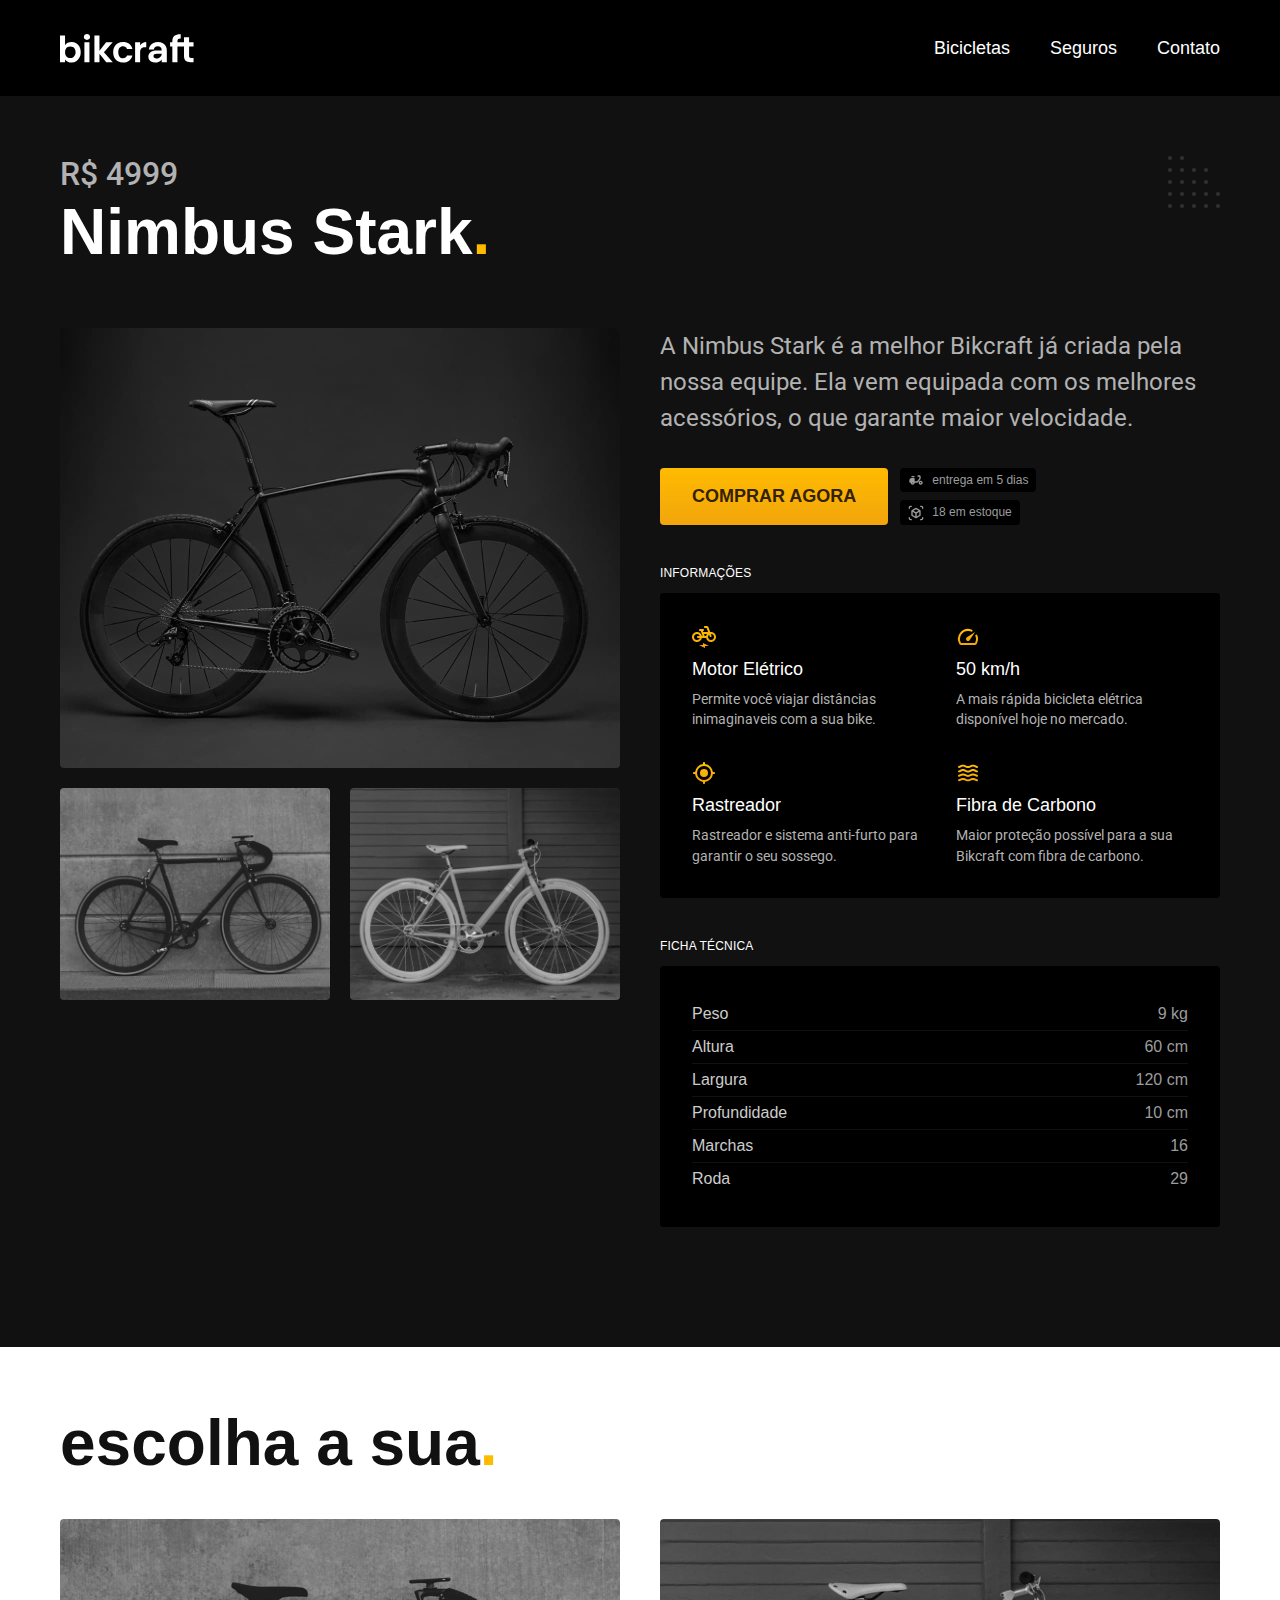
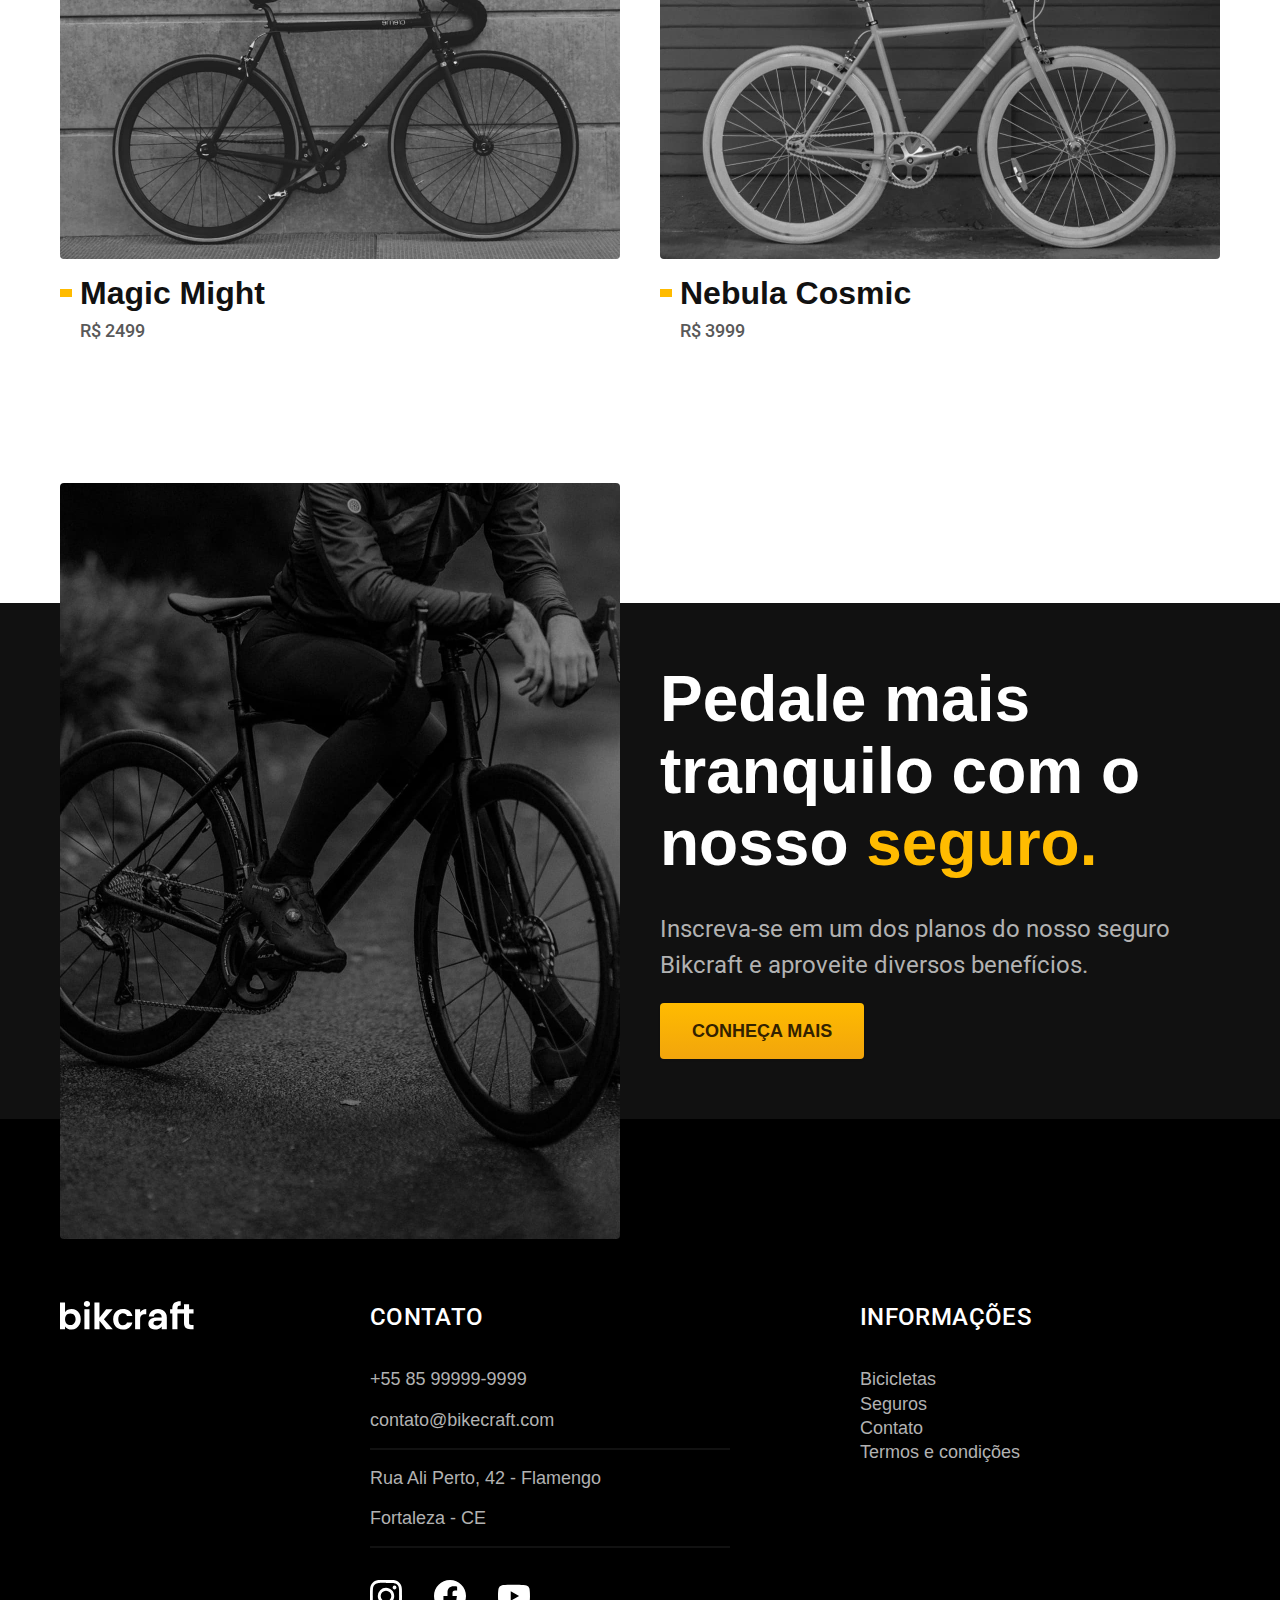
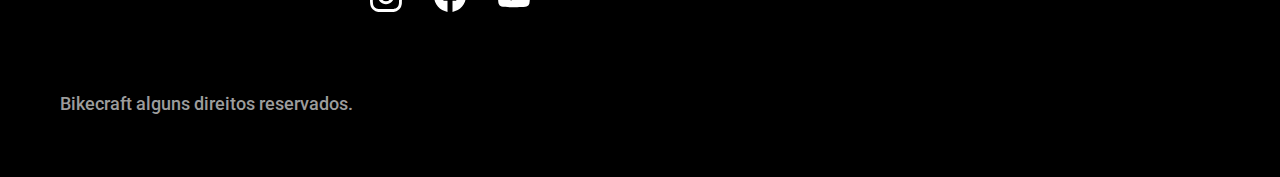
<file: bicicletas/nimbus.html>
<!DOCTYPE html>
<html lang="pt-br">
<head>
    <meta charset="UTF-8">
    <meta http-equiv="X-UA-Compatible" content="IE=edge">
    <meta name="viewport" content="width=device-width, initial-scale=1.0">
    <title>Nimbus | Bikcraft</title>
    <meta name="description" content="Nimbus">
    
    <link rel="icon" href="../favicon.svg" type="image/svg+xml">
    <link rel="stylesheet" href="../css/style.min.css">

    <link rel="preconnect" href="https://fonts.googleapis.com">
    <link rel="preconnect" href="https://fonts.gstatic.com" crossorigin>
    <link href="https://fonts.googleapis.com/css2? família=Poppins:wght@400;600&family=Roboto:wght@400;500&display=swap" rel="stylesheet">
    <link rel="preconnect" href="https://fonts.googleapis.com">
    <link rel="preconnect" href="https://fonts.gstatic.com" crossorigin>
    <link href="https://fonts.googleapis.com/css2? família=Poppins:wght@400;600&family=Roboto:wght@400;500&display=swap" rel="stylesheet">
</head>
<body id="bicicleta">
    <header class="header-bg">
        <div class="container header">
            <a href="../index.html">
                <img src="../img/bikcraft.svg" alt="Logo Bikecraft">
            </a>
            <nav aria-label="primaria">
                <ul class="header-menu font-1-m cor-0">
                    <li><a href="../bicicletas.html">Bicicletas</a></li>
                    <li><a href="../seguros.html">Seguros</a></li>
                    <li><a href="../contato.html">Contato</a></li>
                </ul>
            </nav>
        </div>
    </header>

    <main class="titulo-bg">
        <div>
            <div class="titulo container">
                <p class="font-2-xl cor-5">R$ 4999</p>
                <h1 class="font-1-xxl cor-0">Nimbus Stark<span class="cor-p1">.</span></h1>
            </div>
        </div>

        <div class="bicicleta container">
            <div class="bicicleta-imagens">
                <img src="../img/bicicleta/nimbus1.jpg" alt="">
                <img src="../img/bicicleta/nimbus2.jpg" alt="">
                <img src="../img/bicicleta/nimbus3.jpg" alt="">
            </div>

            <div class="bicicleta-conteudo">
                <p class="font-2-l cor-5">A Nimbus Stark é a melhor Bikcraft já criada pela nossa equipe. Ela vem equipada com os melhores acessórios, o que garante maior velocidade.</p>
                <div class="bicicleta-comprar">
                    <a class="btn" href="../orcamento.html?tipo=bikcraft&produto=nimbus">Comprar Agora</a>
                    <span class="font-1-xs cor-6"><img src="../img/icones/entrega.svg"> entrega em 5 dias</span>
                    <span class="font-1-xs cor-6"><img src="../img/icones/estoque.svg"> 18 em estoque</span>
                </div>
            

                <h2 class="font-1-xs cor-0">Informações</h2>
                <ul class="bicicleta-informacoes">
                    <li>
                        <img src="../img/icones/eletrica.svg" alt="">
                        <h3 class="font-1-m cor-0">Motor Elétrico</h3>
                        <p class="font-2-xs cor-5">Permite você viajar distâncias inimaginaveis com a sua bike.</p>
                    </li>

                    <li>
                        <img src="../img/icones/velocidade.svg" alt="">
                        <h3 class="font-1-m cor-0">50 km/h</h3>
                        <p class="font-2-xs cor-5">A mais rápida bicicleta elétrica disponível hoje no mercado.</p>
                    </li>

                    <li>
                        <img src="../img/icones/rastreador.svg" alt="">
                        <h3 class="font-1-m cor-0">Rastreador</h3>
                        <p class="font-2-xs cor-5">Rastreador e sistema anti-furto para garantir o seu sossego.</p>
                    </li>

                    <li>
                        <img src="../img/icones/carbono.svg" alt="">
                        <h3 class="font-1-m cor-0">Fibra de Carbono</h3>
                        <p class="font-2-xs cor-5">Maior proteção possível para a sua Bikcraft com fibra de carbono.</p>
                    </li>
                </ul>

                <h2 class="font-1-xs cor-0">Ficha técnica</h2>
                <ul class="bicicleta-ficha font-2-s cor-4">
                    <li>Peso <span>9 kg</span></li>
                    <li>Altura <span>60 cm</span></li>
                    <li>Largura <span>120 cm</span></li>
                    <li>Profundidade <span>10 cm</span></li>
                    <li>Marchas <span>16</span></li>
                    <li>Roda <span>29</span></li>
                </ul>
            </div>
        </div>
    </main>

    <article class="bicicletas-lista container">
        <h2 class="font-1-xxl">escolha a sua<span class="cor-p1">.</span></h2>
        <ul>
            <li>
                <a href="./magic.html">
                    <img src="../img/bicicletas/magic.jpg" alt="Bicicleta preta">
                    <h3 class="font-1-xl">Magic Might</h3>
                    <span class="font-2-m cor-8">R$ 2499</span>
                </a>
            </li>
            <li>
                <a href="./nebula.html">
                    <img src="../img/bicicletas/nebula.jpg" alt="Bicicleta preta">
                    <h3 class="font-1-xl">Nebula Cosmic</h3>
                    <span class="font-2-m cor-8">R$ 3999</span>
                </a>
            </li>
        </ul>
    </article>

    <article class="seguro-bg">
        <div class="seguro container">
            <div class="seguro-imagem">
                <img src="../img/fotos/seguros.jpg" alt="Pessoa na bicicleta">
            </div>
            <div class="seguro-conteudo">
                <h2 class="font-1-xxl cor-0">Pedale mais tranquilo com o nosso <span class="cor-p1">seguro.</span></h2>
                <p class="font-2-l cor-5">Inscreva-se em um dos planos do nosso seguro Bikcraft e aproveite diversos benefícios.</p>
                <a href="../seguros.html" class="btn">CONHEÇA MAIS</a>
            </div>
        </div>
    </article>

    <footer class="footer-bg">
        <div class="footer container">
            <img src="../img/bikcraft.svg" alt="Bikecraft">

            <div class="footer-contato">
                <h3 class="font-2-l-b cor-0">Contato</h3>
                <ul class="font-2-m cor-5">
                    <li><a href="tell:+5585999999999">+55 85 99999-9999</a></li>
                    <li><a href="mailto:contato@bikecraft.com">contato@bikecraft.com</a></li>
                    <li>Rua Ali Perto, 42 - Flamengo</li>
                    <li>Fortaleza - CE</li>
                </ul>
                <div class="footer-redes">
                    <a href="../"><img src="../img/redes/instagram.svg" alt="Instagram"></a>
                    <a href="../"><img src="../img/redes/facebook.svg" alt="Facebook"></a>
                    <a href="../"><img src="../img/redes/youtube.svg" alt="Youtube"></a>
                </div>
            </div>

            <div class="footer-informacoes">
                <h3 class="font-2-l-b cor-0">Informações</h3>
                <nav>
                    <ul class="font-1-m cor-5">
                        <li><a href="../bicicletas.html">Bicicletas</a></li>
                        <li><a href="../seguros.html">Seguros</a></li>
                        <li><a href="../contato.html">Contato</a></li>
                        <li><a href="../termos.html">Termos e condições</a></li>
                    </ul>
                </nav>
            </div>

            <p class="footer-copy font-2-m cor-6">Bikecraft alguns direitos reservados.</p>
        </div>
    </footer>
<script src="../js/script.js"></script>
</body>
</html>
</file>
<file: css/style.min.css>
*{margin:0;padding:0;box-sizing:border-box;font-family:Arial,Helvetica,sans-serif}body{color:#111}ul{list-style:none}a{text-decoration:none;color:inherit}img{max-width:100%;display:block}img[src$=".jpg"]{border-radius:4px}button{border:none;cursor:pointer}.font-1-xs{font:400 .75rem/1.35 Poppins,sans-serif}.font-2-xs{font:400 .875rem/1.43 Roboto,sans-serif}.font-1-s{font:400 1rem/1.5 Poppins,sans-serif}.font-2-s{font:400 1rem/1.5 Roboto,sans-serif}.font-1-m,.font-1-m-b{font:500 1.125rem/1.35 Poppins,sans-serif}.font-1-m-b{font-weight:600}.font-2-m{font:500 1.125rem/1.35 Roboto,sans-serif}.font-1-l{font:400 1.5rem/1.5 Poppins,sans-serif}.font-2-l,.font-2-l-b{font:400 1.5rem/1.5 Roboto,sans-serif}.font-2-l-b{font-weight:500;letter-spacing:.015em;text-transform:uppercase}.font-2-l{font:400 1.5rem/1.5 Roboto,sans-serif}.font-1-xl{font:600 2rem/1.125 Poppins,sans-serif}.font-2-xl{font:500 2rem/1.125 Roboto,sans-serif}.font-1-xxl{font:600 4rem/1.125 Poppins,sans-serif}@media(max-width:1200px){.font-1-xxl{font-size:3rem}.font-2-l,.font-2-l-b{font-size:1.25rem}}@media(max-width:800px){.font-1-xl,.font-2-xl{font-size:1.5rem}.font-1-xxl{font-size:2rem}}:root{--cor-0:#fff;--cor-1:#f7f7f7;--cor-2:#ededed;--cor-3:#dedede;--cor-4:#ccc;--cor-5:#b2b2b2;--cor-6:#9c9c9c;--cor-7:#717171;--cor-8:#595959;--cor-9:#404040;--cor-10:#2e2e2e;--cor-11:#111;--cor-12:#000;--cor-p1:#fb0;--cor-p2:#e4a30b;--cor-p3:#a66f00;--cor-p4:#640;--cor-p5:#320}.cor-0{color:var(--cor-0)}.cor-1{color:var(--cor-1)}.cor-2{color:var(--cor-2)}.cor-3{color:var(--cor-3)}.cor-4{color:var(--cor-4)}.cor-5{color:var(--cor-5)}.cor-6{color:var(--cor-6)}.cor-7{color:var(--cor-7)}.cor-8{color:var(--cor-8)}.cor-9{color:var(--cor-9)}.cor-10{color:var(--cor-10)}.cor-11{color:var(--cor-11)}.cor-12{color:var(--cor-12)}.cor-p1{color:var(--cor-p1)}.cor-p2{color:var(--cor-p2)}.cor-p3{color:var(--cor-p3)}.cor-p4{color:var(--cor-p4)}.cor-p5{color:var(--cor-p5)}.header-bg{background-color:var(--cor-12)}.header{display:flex;flex-wrap:wrap;gap:20px;justify-content:space-between;align-items:center;padding-top:20px;padding-bottom:20px}.header-menu{display:flex;flex-wrap:wrap;gap:40px}.header-menu li a{display:inline-block;padding:16px 0;position:relative}.header-menu li a::after{content:'';display:block;width:0;height:2px;background-color:var(--cor-0);margin-top:4px;transition:.3s ease-out;position:absolute}.header-menu li a.ativo::after,.header-menu li a:hover::after{width:100%}@media(max-width:800px){.header-menu{gap:20px}.header-menu li a{background-color:var(--cor-11);padding:12px 16px;border-radius:4px}.header-menu li a:hover{background-color:var(--cor-10)}.header-menu li a::after{display:none}}@media(max-width:600px){.header-menu{gap:12px}.header-menu li a{padding:8px 12px;font-size:14px}}.footer-bg{background-color:var(--cor-12)}.footer{display:grid;grid-template-columns:3fr 5fr 4fr;gap:40px;padding-top:60px;padding-bottom:60px}.footer h3{margin-bottom:32px}.footer a:hover{color:var(--cor-0)}.footer-contato ul{margin-bottom:32px}.footer-contato ul li{margin-bottom:16px}.footer-contato ul li:nth-child(2n):after{content:'';display:block;max-width:360px;height:2px;background-color:var(--cor-11);margin-top:16px}.footer-redes{display:flex;gap:32px}.footer-copy{grid-column:1/-1;margin-top:40px}@media(max-width:800px){.footer>img{display:none}.footer{grid-template-columns:1fr 1fr}}@media(max-width:600px){.footer{grid-template-columns:1fr;gap:60px}.footer-copy{margin-top:0}}.container{max-width:1200px;padding-left:20px;padding-right:20px;margin-left:auto;margin-right:auto}.btn{display:inline-block;padding:16px 32px;background:linear-gradient(#fb0,#f2a50c);color:var(--cor-p5);border-radius:4px;box-shadow:0 1px 2px 0 rgba(0,0,0,.1);font:600 1.125rem/1.35 Poppins,sans-serif;max-width:max-content}.btn:hover{background:linear-gradient(#ffb60d,#e59317)}.btn.secundario{background:var(--cor-10);color:var(--cor-2)}.btn.secundario:hover{background:var(--cor-9)}.btn.seta{display:flex;align-items:center}.btn.seta::after{content:'';display:inline-block;width:18px;height:10px;margin-left:12px;background:url('../img/icones/seta.svg') no-repeat;transition:.2s ease-out}.btn.seta:hover::after{transform:translateX(4px)}@media(max-width:600px){.btn{padding:12px 16px;font-size:1rem}}.link{display:inline-block;color:var(--cor-p1);font:500 1.5rem/1.5 Poppins,sans-serif;text-transform:uppercase}.link::after{content:'';display:block;width:100%;height:4px;background-color:currentColor}.link:hover{color:var(--cor-0)}.titulo-bg{background-color:var(--cor-11);padding-top:60px;padding-bottom:60px}.titulo{background:url("../img/dec/top-right.svg") no-repeat top right 20px}.titulo p{margin-bottom:4px}@media(max-width:800px){.titulo-bg{padding-top:0;padding-bottom:0}.titulo{padding-top:40px;padding-bottom:40px}.titulo p{font-size:1rem;text-transform:lowercase;font-weight:400}}.form{display:grid;grid-template-columns:1fr 1fr;gap:20px}.form label{display:block;font:400 1rem/1.5 Poppins,sans-serif;margin-bottom:4px}.col-2{grid-column:1/-1}.form input[type=email],.form input[type=text],.form textarea{font:400 1rem/1.5 Roboto,sans-serif;background-color:var(--cor-1);border:1px solid var(--cor-2);padding:12px;border-radius:4px;width:100%}.form input[type=email]:focus,.form input[type=text]:focus,.form textarea:focus{outline:0;border-color:var(--cor-p1);background:var(--cor-0);box-shadow:0 0 0 2px #fea}@media(max-width:600px){.form{grid-template-columns:1fr}.form .col-2{grid-column:1}}.introducao-bg{background:var(--cor-12) url("../img/dec/bottom-left.svg") no-repeat bottom 160px left 20px;box-shadow:inset 0 -120px var(--cor-0)}.introducao{display:grid;grid-template-columns:1fr 1fr;gap:0 40px}.introducao-conteudo{align-self:end;padding-bottom:200px}.introducao img{height:100%;width:100%;object-fit:cover;border-radius:4px}.introducao-conteudo h1{margin-bottom:32px}.introducao-conteudo p{margin-bottom:20px}@media(max-width:800px){.introducao-bg{background-color:var(--cor-11);padding-top:40px;box-shadow:inset 0 -60px var(--cor-0)}.introducao{grid-template-columns:1fr;gap:32px}.introducao-conteudo{padding-bottom:0}.introducao-conteudo h1{margin-bottom:16px}.introducao img{height:300px;width:100%}}.tecnologia-bg{background-color:var(--cor-11);box-shadow:inset 0 80px var(--cor-0),inset 0 -80px var(--cor-0)}.tecnologia{display:grid;grid-template-columns:1fr 1fr;gap:40px}.tecnologia-imagem img{height:100%;width:100%;object-fit:cover;object-position:left}.tecnlogia-conteudo{padding-top:160px;padding-bottom:160px}.tecnlogia-conteudo>span{margin-bottom:20px;display:block}.tecnlogia-conteudo h2{margin-bottom:32px}.tecnlogia-conteudo>p{margin-bottom:20px}.tecnlogia-conteudo a{margin-bottom:80px}.tecnologia-vantagens{display:flex;gap:40px}.tecnologia-vantagens h3{margin-bottom:8px;width:max-content}.tecnologia-vantagens img{width:24px;margin-bottom:8px}@media(max-width:800px){.tecnologia-bg{box-shadow:initial}.tecnologia{grid-template-columns:1fr}.tecnlogia-conteudo{padding-top:60px;padding-bottom:60px}.tecnologia-imagem{display:none}.tecnlogia-conteudo a{margin-bottom:60px}}@media(max-width:600px){.tecnologia-vantagens{flex-direction:column}}.parceiros{padding:60px 0 120px 0}.parceiros h2{margin-bottom:60px}.parceiros ul{padding:0 20px;max-width:1400px;margin:0 auto;display:grid;grid-template-columns:repeat(4,1fr)}.parceiros ul li{padding:32px;display:flex;border-left:2px solid var(--cor-2)}.parceiros ul li:nth-child(n+5){border-top:2px solid var(--cor-2)}.parceiros ul li:first-child,.parceiros ul li:nth-child(5){border-left:none}.parceiros ul li img{margin:auto}@media(max-width:800px){.parceiros{padding-bottom:60px}.parceiros li{padding:20px}.parceiros h2{margin-bottom:20px}.parceiros ul{grid-template-columns:repeat(2,1fr)}.parceiros ul li:nth-child(n+1):nth-child(-n+2){border-bottom:2px solid var(--cor-2)}.parceiros ul li:nth-child(odd){border-left:none}}.depoimento{display:grid;grid-template-columns:1fr 1fr;background-color:var(--cor-p1);overflow:hidden}.depoimento img{border-radius:0;width:100%;height:100%;object-fit:cover}.depoimento-conteudo{padding:40px 40px 80px 80px;align-self:end;background:url("../img/dec/bottom-right-p.svg") no-repeat bottom 40px right 40px}.depoimento-conteudo p{font-family:Merriweather,serif;font-weight:900;font-style:italic;margin-bottom:32px;max-width:32ch;position:relative}.depoimento-conteudo p::after,.depoimento-conteudo p::before{font-size:5rem;color:var(--cor-p2);position:absolute}.depoimento-conteudo p::before{content:"“";top:-20px;left:-50px}.depoimento-conteudo p::after{content:"”"}@media(min-width:1200px){.depoimento img{max-height:520px}}@media(max-width:800px){.depoimento{grid-template-columns:1fr;text-align:center}.depoimento img{max-height:200px}.depoimento-conteudo{padding:40px 20px;justify-self:center}}.bicicletas-lista{padding-top:60px;padding-bottom:120px}.bicicletas-lista h2{margin-bottom:40px}.bicicletas-lista ul{display:flex;gap:40px;padding:0 20px 20px 20px;max-width:1400px;margin:0 auto}#bicicleta .bicicletas-lista ul{padding:0 0 20px 0}.bicicletas-lista ul li{min-width:280px}.bicicletas-lista a{display:block}.bicicletas-lista img{margin-bottom:16px}.bicicletas-lista h3{margin-bottom:8px;display:flex;align-items:center}.bicicletas-lista h3::before{content:'';display:inline-block;width:12px;height:8px;margin-right:8px;background-color:var(--cor-p1);transition:width .3s}.bicicletas-lista a:hover h3::before{width:24px}.bicicletas-lista li span{padding-left:20px}@media(max-width:800px){.bicicletas-lista{padding-bottom:60px}.bicicletas-lista ul{gap:20px}}@media(max-width:1000px){.bicicletas-lista ul{overflow-x:scroll}}.bicicletas-bg:nth-child(odd){background:linear-gradient(to right,var(--cor-0) 30%,var(--cor-11) 30%)}.bicicletas{display:grid;grid-template-columns:1fr 1fr;gap:40px;padding-top:60px;padding-bottom:60px;background:url("../img/dec/top-right.svg") no-repeat top 40px right 20px}.bicicletas-imagem{position:relative}.bicicletas-imagem span{position:absolute;top:20px;right:0;display:inline-block;background-color:var(--cor-12);padding:8px 16px 8px 8px;border-radius:4px 0 0 4px}.bicicletas-conteudo{display:grid;grid-template-columns:1fr auto;align-content:start}.bicicletas-conteudo h2,.bicicletas-conteudo p{grid-column:1/-1}.bicicletas-conteudo h2{margin-bottom:20px}.bicicletas-conteudo h2::before{content:'';display:block;width:12px;height:8px;background-color:var(--cor-p1);margin-bottom:8px}.bicicletas-conteudo p{margin-bottom:32px}.bicicletas-conteudo ul{display:grid;gap:16px}.bicicletas-conteudo ul li{display:flex;align-items:center}.bicicletas-conteudo img{width:24px;margin-right:8px}.bicicletas-conteudo a{place-self:end;text-transform:uppercase}@media(max-width:800px){.bicicletas-bg:nth-child(odd){background:var(--cor-11)}.bicicletas{grid-template-columns:1fr;gap:20px;padding-top:40px;padding-bottom:40px}}@media(max-width:600px){.bicicletas-conteudo{grid-template-columns:1fr}.bicicletas-conteudo ul{font-size:1rem}.bicicletas-conteudo a{place-self:start;margin-top:32px}}.bicicleta{display:grid;grid-template-columns:1fr 1fr;align-items:start;gap:40px;padding-top:60px;padding-bottom:60px}#bicicleta .titulo p{text-transform:uppercase}.bicicleta-imagens{display:flex;flex-wrap:wrap;gap:20px}.bicicleta-imagens img{flex:1;min-width:200px}.bicicleta-imagens img:first-child{min-width:100%}.bicicleta-conteudo>p{margin-bottom:32px}.bicicleta-comprar{display:grid;grid-template-columns:max-content auto;align-items:center;justify-items:start;gap:8px 12px;margin-bottom:40px}.bicicleta-comprar a{grid-row:span 2;text-transform:uppercase}.bicicleta-comprar span{display:flex;align-items:center;background-color:var(--cor-12);gap:8px;padding:4px 8px;border-radius:4px}.bicicleta-conteudo h2{text-transform:uppercase;letter-spacing:.015em;margin-bottom:12px}.bicicleta-ficha,.bicicleta-informacoes{padding:32px;background-color:var(--cor-12);border-radius:4px}.bicicleta-informacoes{margin-bottom:40px;display:grid;grid-template-columns:1fr 1fr;gap:32px}.bicicleta-informacoes img{width:24px;margin-bottom:8px}.bicicleta-informacoes h3{margin-bottom:8px}.bicicleta-ficha li{padding:4px 0;display:flex;justify-content:space-between;border-bottom:1px solid var(--cor-11)}.bicicleta-ficha li:last-child{border-bottom:none}.bicicleta-ficha span{color:var(--cor-6)}@media(max-width:800px){.bicicleta{grid-template-columns:1fr;padding-top:40px;padding-bottom:40px}.bicicleta-imagens{grid-row:2}}@media(max-width:400px){.bicicleta-comprar,.bicicleta-informacoes{grid-template-columns:1fr}}.seguro-bg{background-color:var(--cor-11);box-shadow:inset 0 120px var(--cor-0),inset 0 -120px var(--cor-12)}.seguro{display:grid;grid-template-columns:1fr 1fr;gap:40px}.seguro-imagem img{width:100%;height:100%;object-fit:cover}.seguro-conteudo{padding-top:180px;padding-bottom:180px}.seguro-conteudo h2{margin-bottom:32px}.seguro-conteudo p{margin-bottom:20px}@media(max-width:800px){.seguro-bg{box-shadow:inset 0 -60px var(--cor-12)}.seguro{grid-template-columns:1fr}.seguro-imagem img{height:400px}.seguro-conteudo{grid-row:1;padding-top:40px;padding-bottom:0}}.seguros-bg{background-color:var(--cor-11)}.seguros{padding-top:60px;padding-bottom:60px;display:grid;grid-template-columns:1fr 1fr;gap:40px;align-items:center}#seguros .seguros{padding-top:0}.seguros h2{grid-column:1/-1}.seguros-item{background-color:var(--cor-12);padding:32px 32px 32px 60px;display:grid;grid-template-columns:1fr auto;border-radius:4px}.seguros-item h3{margin-bottom:40px}.seguros-item span{grid-column:2;display:block;text-align:right}.seguros-item ul{grid-column:1/-1;margin-bottom:32px}.seguros-item ul li{display:flex;align-items:center;position:relative}.seguros-item ul li+li{margin-top:20px}.seguros-item ul li::before{content:'';display:inline-block;width:13px;height:9px;background-image:url("../img/icones/lista.svg");position:absolute;left:-21px}.seguros-item a{grid-column:1/-1}@media(max-width:800px){.seguros{grid-template-columns:1fr}}.vantagens-bg{background-color:var(--cor-12)}.vantagens{padding-top:120px;padding-bottom:120px}.vantagens h2{margin-bottom:60px}.vantagens ul{display:grid;grid-template-columns:repeat(auto-fit,minmax(280px,max-content));gap:40px 80px}.vantagens h3,.vantagens img{margin-bottom:8px}@media(max-width:800px){.vantagens{padding-top:60px;padding-bottom:60px}.vantagens h2{margin-bottom:40px}.vantagens ul{gap:20px}}.perguntas{padding-top:120px;padding-bottom:120px}.perguntas h2{margin-bottom:60px}.perguntas dl>div{padding:20px;border-radius:4px}.perguntas dl>div:nth-child(odd){background-color:var(--cor-1)}.perguntas button{display:grid;grid-template-columns:auto 1fr auto;align-items:center;gap:8px;cursor:pointer;border:none;background-color:transparent;width:100%;text-align:left}.perguntas button::before{content:'';display:inline-block;width:12px;height:8px;background-color:var(--cor-p1)}.perguntas button::after{content:'';display:inline-block;width:14px;height:6px;background:url('../img/icones/seta-abrir.svg') no-repeat;transition:.2s ease-in-out}.perguntas button:hover::after,.perguntas button[aria-expanded=true]::after{transform:rotate(180deg)}.perguntas dd{display:none}.perguntas dd.ativa{display:block}.perguntas dd{padding-left:20px;padding-top:16px;max-width:80ch}@media(max-width:800px){.perguntas{padding-top:60px;padding-bottom:60px}.perguntas h2{margin-bottom:40px}}.termos{padding-top:80px;padding-bottom:80px}.termos h2{font-weight:600;margin-bottom:20px}.termos p+h2{margin-top:40px}.termos p{margin-bottom:24px;max-width:75ch}#contato{background:linear-gradient(var(--cor-11) 600px,var(--cor-1) 0)}.contato{display:grid;grid-template-columns:5fr 7fr}.contato-dados,.contato-formulario{padding:60px;box-shadow:0 1px 2px rgba(0,0,0,.1)}.contato-dados{border-radius:5px 0 0 5px;background:var(--cor-12) url("../img/dec/bottom-left.svg") no-repeat bottom 20px left 20px}.contato-formulario{border-radius:0 5px 5px 0;background:var(--cor-0) url("../img/dec/bottom-right.svg") no-repeat bottom 20px right 20px}.contato-dados h2{margin-bottom:60px}.contato-endereco{margin-bottom:32px;padding-left:28px;background:url("../img/icones/local.svg") no-repeat}.contato-endereco p{margin-bottom:8px}.contato-meios a{margin-bottom:32px;padding-left:28px}.contato-meios a{display:block;max-width:max-content;margin-bottom:8px}.contato-meios a:hover{color:var(--cor-0)}.contato-meios a:first-child{background:url("../img/icones/email.svg") no-repeat 0 2px}.contato-meios a:nth-child(2){margin-bottom:32px}.contato-meios a:nth-child(3){background:url("../img/icones/telefone.svg") no-repeat 0 2px;margin-bottom:60px}.contato-redes{display:flex;gap:32px;padding-left:28px}@media(max-width:800px){.contato{grid-template-columns:1fr}.contato-dados,.contato-formulario{padding:20px}.contato-dados{border-radius:5px 5px 0 0;background:var(--cor-12)}.contato-formulario{border-radius:0 0 5px 5px}.contato-dados h2,.contato-meios a:nth-child(3){margin-bottom:32px}.contato-redes{margin-bottom:12px}}.lojas{display:grid;grid-template-columns:1fr 1fr;gap:0 40px;padding-top:120px;padding-bottom:120px}.lojas h2{grid-column:1/-1;margin-bottom:60px}.lojas img{border-radius:4px 4px 0 0}.lojas-item{border-radius:4px;background-color:var(--cor-0);box-shadow:0 1px 2px rgba(0,0,0,.1)}.lojas-conteudo{display:grid;grid-template-columns:1fr 1fr;gap:32px 16px;padding:32px}.lojas-conteudo h3,.lojas-conteudo p{grid-column:1/-1}.lojas-conteudo p{display:flex;align-items:center;gap:8px}.lojas-dados{display:grid;gap:8px;border-left:2px solid var(--cor-2);padding-left:12px}@media(max-width:800px){.lojas{gap:20px;padding-top:60px;padding-bottom:60px}.lojas h2{margin-bottom:32px}.lojas-conteudo{grid-template-columns:1fr}}@media(max-width:600px){.lojas{grid-template-columns:1fr}}#orcamento{background:linear-gradient(var(--cor-11) 600px,var(--cor-1) 0)}.orcamento{display:grid;grid-template-columns:5fr 7fr;padding-bottom:120px}.orcamento h2{text-transform:uppercase;position:relative;display:flex;align-items:center}.orcamento h2::before{content:'';display:inline-block;width:4px;height:8px;background-color:var(--cor-p1);position:absolute;left:-12px}.orcamento-dados,.orcamento-produto{padding:60px;box-shadow:0 1px 2px rgba(0,0,0,.1)}.orcamento-produto{border-radius:5px 0 0 5px;background:var(--cor-12) url("../img/dec/bottom-left.svg") no-repeat bottom 20px left 20px;display:grid;grid-template-columns:1fr 1fr;align-content:start;gap:20px}.orcamento-produto>*{grid-column:1/-1}.orcamento-produto>label{grid-column:initial}.orcamento-produto label{font:400 1rem/1.5 Poppins,sans-serif;color:var(--cor-4);background-color:var(--cor-10);display:block;padding:12px 16px;border-radius:4px;cursor:pointer;display:grid;grid-template-columns:auto 1fr auto;align-items:center;border:1px solid var(--cor-10)}.orcamento-produto label::before{content:'';display:inline-block;width:12px;height:12px;border:1px solid var(--cor-6);border-radius:50%;margin-right:8px}.orcamento-produto input:checked+label::before{border-color:var(--cor-7);box-shadow:inset 0 0 0 3px var(--cor-0),inset 0 0 0 6px var(--cor-7)}.orcamento-produto input:focus+label{box-shadow:0 0 0 2px var(--cor-p1);border-color:var(--cor-12)}.orcamento-produto label:hover{background-color:var(--cor-9);border-color:var(--cor-9)}.orcamento-produto label span{display:none}.orcamento-produto input:checked+label span{display:block}.orcamento-produto input{opacity:0;position:absolute;pointer-events:none}.orcamento-produto input:checked+label{background-color:var(--cor-0);color:var(--cor-11)}.orcamento-dados{border-radius:0 5px 5px 0;background:var(--cor-0) url("../img/dec/bottom-right.svg") no-repeat bottom 20px right 20px}.orcamento-conteudo{display:none}.orcamento-conteudo h2,.orcamento-dados h2:nth-of-type(n+2){margin-top:20px}#bikcraft:checked~#orcamento-bikcraft,#seguro:checked~#orcamento-seguro{display:grid;gap:20px}.orcamento-detalhes{background-color:var(--cor-0);padding:20px;grid-template-columns:1fr 1fr;border-radius:4px;align-items:center;display:none}.orcamento-detalhes li{display:flex;align-items:center;margin-bottom:8px}.orcamento-detalhes li img{width:16px;margin-right:8px}#magic:checked~#orcamento-magic,#nebula:checked~#orcamento-nebula,#nimbus:checked~#orcamento-nimbus{display:grid}@media(max-width:1200px){.orcamento-dados,.orcamento-produto{padding:32px}}@media(max-width:800px){.orcamento{grid-template-columns:1fr}.orcamento-produto{border-radius:5px 5px 0 0;background:var(--cor-12)}.orcamento-dados{border-radius:0 0 5px 5px}}@media(max-width:400px){.orcamento-produto{grid-template-columns:1fr}}
</file>
